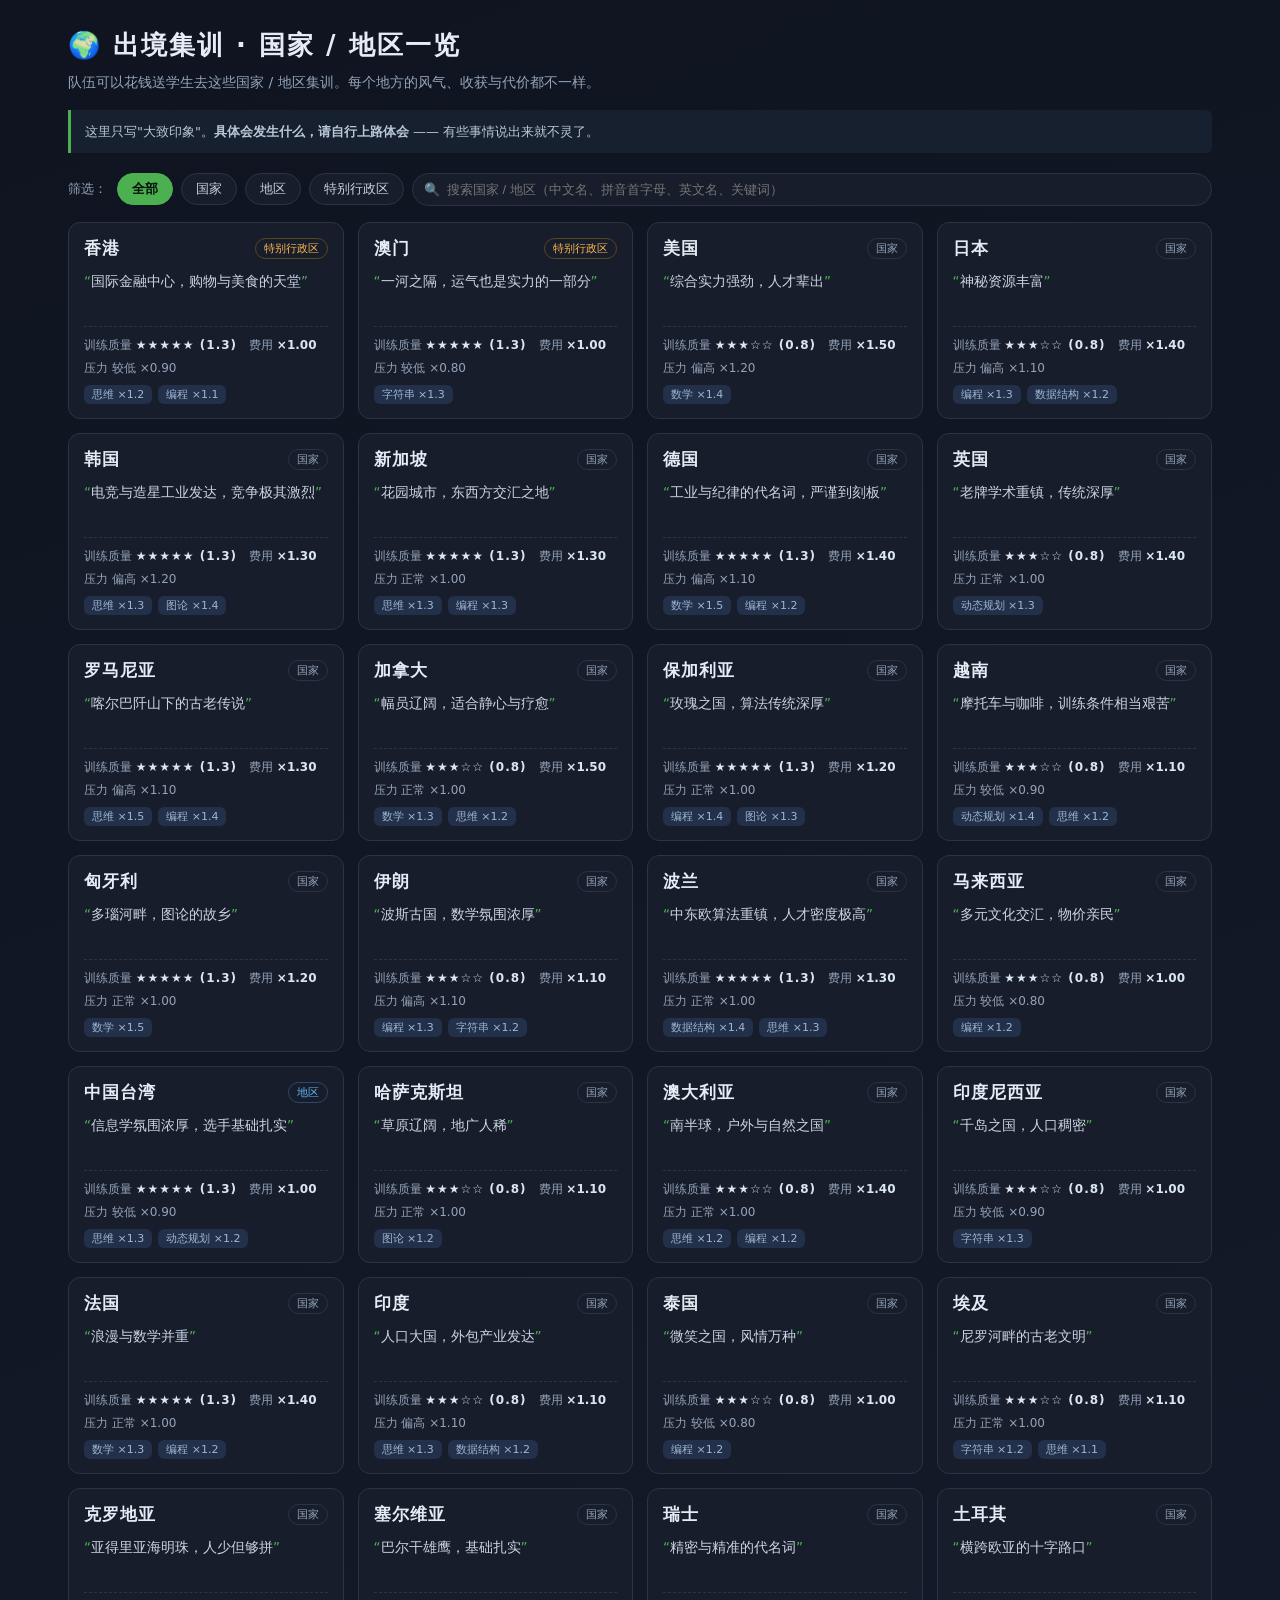
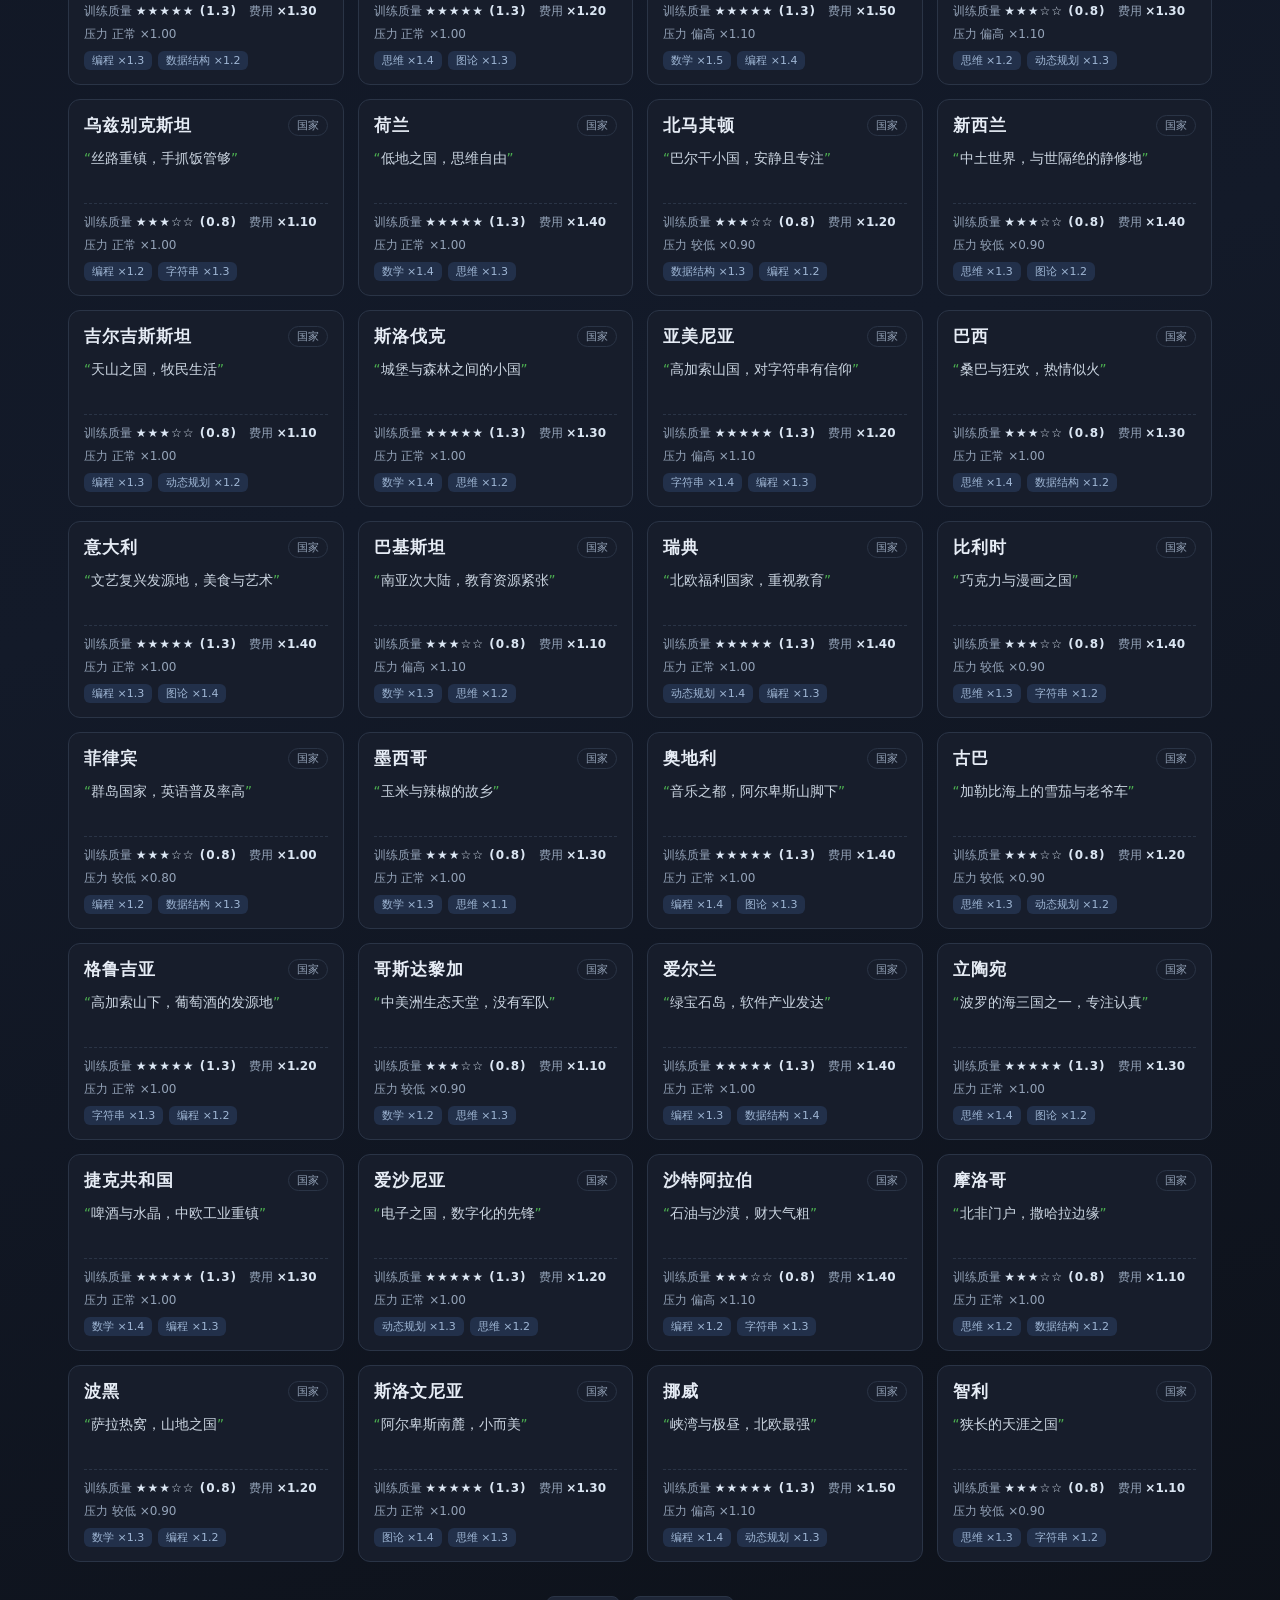
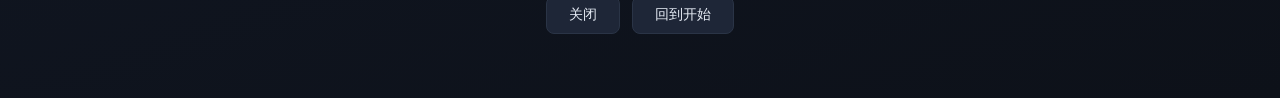
<file: country.html>
<!DOCTYPE html>
<html lang="zh-CN">
<head>
<meta charset="UTF-8">
<meta name="viewport" content="width=device-width, initial-scale=1.0">
<title>国家 / 地区 · OI 教练模拟器</title>
<style>
  :root{ --bg:#0f1420; --panel:#171d2b; --panel2:#1e2637; --line:#2a3446; --text:#e6ecf5; --muted:#94a3b8; --accent:#4caf50; }
  *{ box-sizing:border-box; }
  body{ margin:0; padding:0; background:linear-gradient(160deg,#0f1420,#131a29 60%,#0d1119); color:var(--text);
        font-family:"Segoe UI","PingFang SC","Microsoft YaHei",system-ui,sans-serif; min-height:100vh; }
  .wrap{ max-width:1180px; margin:0 auto; padding:28px 18px 64px; }
  header h1{ margin:0 0 6px; font-size:26px; letter-spacing:2px; }
  header .sub{ color:var(--muted); font-size:14px; line-height:1.9; margin:0 0 6px; }
  .notice{ margin:14px 0 20px; padding:10px 14px; border-left:3px solid var(--accent); background:#16202e;
           color:#b9c7d9; font-size:13px; line-height:1.8; border-radius:0 6px 6px 0; }
  .toolbar{ display:flex; flex-wrap:wrap; gap:8px; align-items:center; margin-bottom:16px; }
  .toolbar .lbl{ color:var(--muted); font-size:13px; margin-right:2px; }
  .tab{ padding:6px 14px; border-radius:999px; border:1px solid var(--line); background:var(--panel); color:#c7d2e0;
        font-size:13px; cursor:pointer; transition:.15s; }
  .tab:hover{ border-color:var(--accent); }
  .tab.on{ background:var(--accent); border-color:var(--accent); color:#06120a; font-weight:600; }
  .grid{ display:grid; grid-template-columns:repeat(auto-fill,minmax(268px,1fr)); gap:14px; }
  .card{ background:var(--panel); border:1px solid var(--line); border-radius:12px; padding:14px 15px;
         transition:.15s; position:relative; overflow:hidden; }
  .card:hover{ border-color:var(--accent); transform:translateY(-2px); }
  .card .top{ display:flex; align-items:center; justify-content:space-between; gap:8px; }
  .card .name{ font-size:17px; font-weight:700; letter-spacing:1px; }
  .badge{ font-size:11px; padding:2px 8px; border-radius:999px; border:1px solid var(--line); color:var(--muted); white-space:nowrap; }
  .badge.region{ color:#64b5f6; border-color:#2b4a67; }
  .badge.sar{ color:#ffb74d; border-color:#5c4520; }
  .hint{ margin:10px 0 12px; font-size:13.5px; color:#cbd5e1; line-height:1.75; min-height:44px; }
  .hint::before{ content:"“"; color:var(--accent); }
  .hint::after{ content:"”"; color:var(--accent); }
  .meta{ display:flex; flex-wrap:wrap; gap:6px 12px; font-size:12px; color:var(--muted); border-top:1px dashed var(--line); padding-top:10px; }
  .meta b{ color:#dbe6f3; font-weight:600; }
  .stars{ color:#ffca28; letter-spacing:1px; }
  .tags{ margin-top:8px; display:flex; flex-wrap:wrap; gap:6px; }
  .tag{ font-size:11px; padding:2px 8px; border-radius:6px; background:#22304a; color:#9fb6d4; }
  .footer{ margin-top:34px; display:flex; gap:12px; justify-content:center; }
  .btn{ display:inline-block; padding:9px 22px; border-radius:8px; border:1px solid var(--line); background:var(--panel2);
        color:var(--text); text-decoration:none; font-size:14px; cursor:pointer; }
  .btn:hover{ border-color:var(--accent); }
  .empty{ color:var(--muted); padding:40px 0; text-align:center; }
  .searchbox{ position:relative; flex:1 1 260px; min-width:220px; }
  .searchbox input{ width:100%; padding:8px 12px 8px 34px; border-radius:999px; border:1px solid var(--line);
        background:var(--panel); color:var(--text); font-size:13px; outline:none; }
  .searchbox input:focus{ border-color:var(--accent); }
  .searchbox::before{ content:"🔍"; position:absolute; left:12px; top:50%; transform:translateY(-50%); font-size:13px; opacity:.8; }
</style>
</head>
<body>
<div class="wrap">
  <header>
    <h1>🌍 出境集训 · 国家 / 地区一览</h1>
    <p class="sub">队伍可以花钱送学生去这些国家 / 地区集训。每个地方的风气、收获与代价都不一样。</p>
    <div class="notice">
      这里只写"大致印象"。<b>具体会发生什么，请自行上路体会</b> —— 有些事情说出来就不灵了。
    </div>
  </header>

  <div class="toolbar">
    <span class="lbl">筛选：</span>
    <button class="tab on" data-filter="all">全部</button>
    <button class="tab" data-filter="国家">国家</button>
    <button class="tab" data-filter="地区">地区</button>
    <button class="tab" data-filter="特别行政区">特别行政区</button>
    <div class="searchbox">
      <input type="text" id="country-search" placeholder="搜索国家 / 地区（中文名、拼音首字母、英文名、关键词）" autocomplete="off" />
    </div>
  </div>

  <div class="grid" id="country-grid"></div>
  <div class="empty" id="country-empty" style="display:none">没有符合条件的国家/地区。</div>

  <div class="footer">
    <a class="btn" href="javascript:window.close()">关闭</a>
    <a class="btn" href="start.html">回到开始</a>
  </div>
</div>

<script src="lib/provinces.js"></script>
<script src="lib/constants.js"></script>
<script src="lib/countries.js"></script>
<script>
(function(){
  var ABILITY_NAMES = {
    thinking: '思维', coding: '编程', mental: '心理',
    knowledge_ds: '数据结构', knowledge_graph: '图论', knowledge_string: '字符串',
    knowledge_math: '数学', knowledge_dp: '动态规划'
  };

  function stars(quality){
    var q = Number(quality || 0);
    var n = Math.max(1, Math.min(5, Math.round(q / 1.3 * 5)));
    var s = "";
    for (var i = 0; i < 5; i++) s += (i < n ? "★" : "☆");
    return s + " (" + q.toFixed(1) + ")";
  }

  function pressureText(f){
    var v = Number(f);
    if (!isFinite(v)) return "—";
    if (v > 1.05) return "偏高 ×" + v.toFixed(2);
    if (v < 0.95) return "较低 ×" + v.toFixed(2);
    return "正常 ×" + v.toFixed(2);
  }

  function badgeClass(type){
    if (type === '特别行政区') return 'badge sar';
    if (type === '地区') return 'badge region';
    return 'badge';
  }

  var currentFilter = 'all';
  var currentQuery = '';

  function searchHaystack(name, c){
    var extra = (typeof countryPinyin === 'function') ? countryPinyin(name) : '';
    return [name, c.type || '', c.hint || '', extra].join(' ').toLowerCase();
  }

  function render(filter, query){
    if (typeof filter === 'string') currentFilter = filter;
    if (typeof query === 'string') currentQuery = query;
    filter = currentFilter;
    var q = String(currentQuery || '').trim().toLowerCase();
    var grid = document.getElementById('country-grid');
    var empty = document.getElementById('country-empty');
    grid.innerHTML = "";
    var keys = Object.keys(COUNTRIES).filter(function(k){ return /^\d+$/.test(k); });
    var shown = 0;
    keys.forEach(function(k){
      var c = COUNTRIES[k];
      if (filter !== 'all' && c.type !== filter) return;
      if (q && searchHaystack(c.name, c).indexOf(q) < 0) return;
      shown++;
      var card = document.createElement('div');
      card.className = 'card';

      var tags = '';
      var bonus = c.bonus || {};
      Object.keys(bonus).forEach(function(bk){
        var label = ABILITY_NAMES[bk] || bk;
        var val = Number(bonus[bk]);
        if (!isFinite(val) || val <= 1) return;
        tags += '<span class="tag">' + label + ' ×' + val.toFixed(1) + '</span>';
      });

      card.innerHTML =
        '<div class="top"><div class="name">' + c.name + '</div>' +
        '<div class="' + badgeClass(c.type) + '">' + (c.type || '') + '</div></div>' +
        '<div class="hint">' + (c.hint || '暂无描述') + '</div>' +
        '<div class="meta">' +
          '<span>训练质量 <b class="stars">' + stars(c.trainingQuality) + '</b></span>' +
          '<span>费用 <b>×' + Number(c.costMultiplier || 1).toFixed(2) + '</b></span>' +
          '<span>压力 ' + pressureText(c.pressureFactor) + '</span>' +
        '</div>' +
        (tags ? '<div class="tags">' + tags + '</div>' : '');
      grid.appendChild(card);
    });
    empty.style.display = shown === 0 ? 'block' : 'none';
  }

  var tabs = document.querySelectorAll(".tab");
  for (var i = 0; i < tabs.length; i++) {
    tabs[i].onclick = function(){
      for (var j = 0; j < tabs.length; j++) tabs[j].classList.remove("on");
      this.classList.add("on");
      render(this.dataset.filter);
    };
  }

  var searchInput = document.getElementById("country-search");
  if (searchInput) {
    searchInput.oninput = function(){
      currentQuery = this.value || '';
      render();
    };
  }

  if (typeof COUNTRIES === "undefined") {
    document.getElementById("country-grid").innerHTML =
      '<div class="empty">国家数据加载失败，请检查 lib/countries.js 是否可访问。</div>';
    return;
  }
  render('all');
})();
</script>
</body>
</html>
</file>
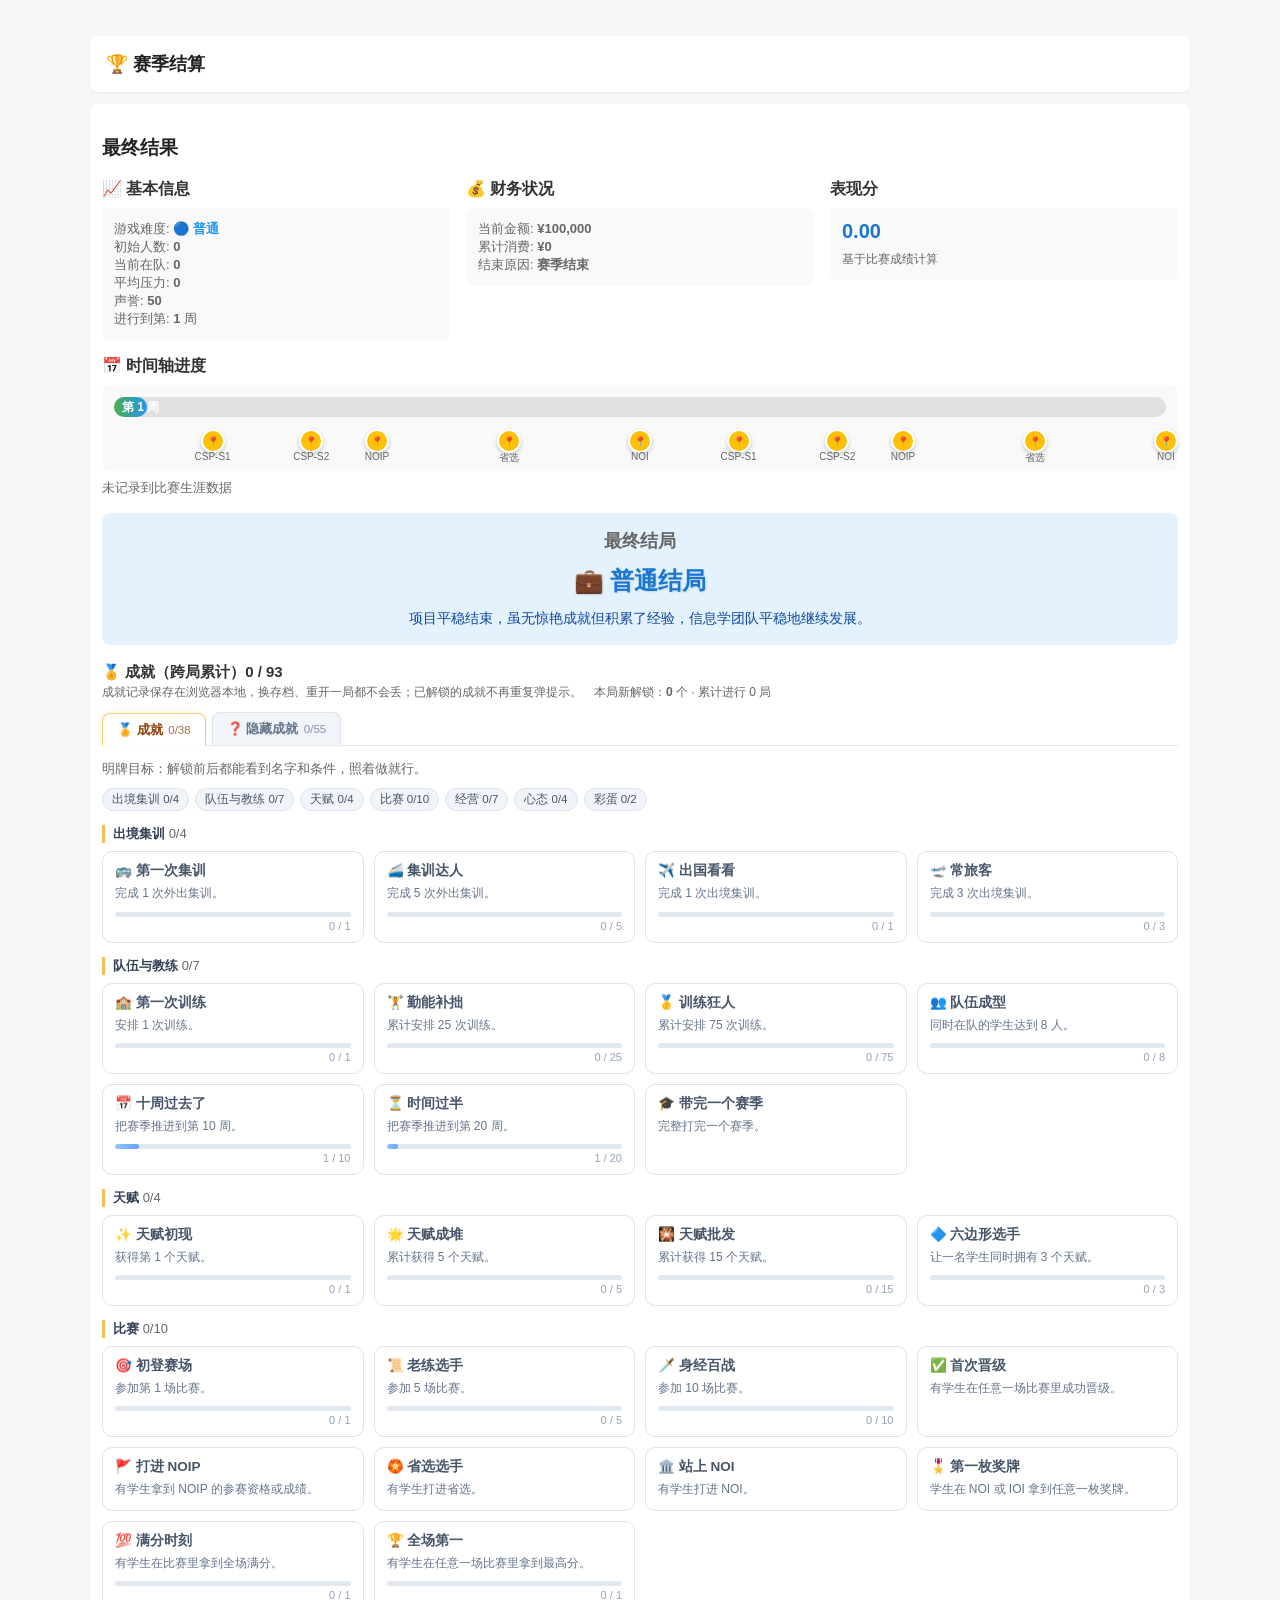
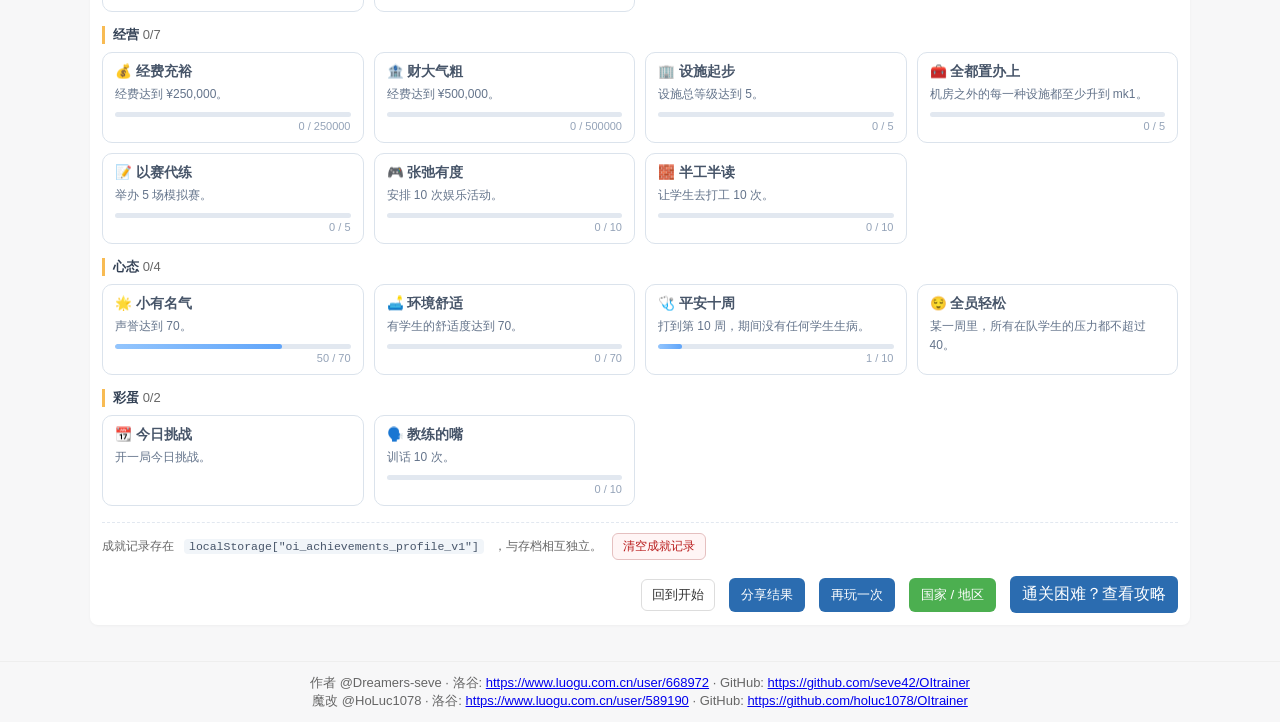
<file: end.html>
<!doctype html>
<html lang="zh-CN">
<head>
    <meta charset="utf-8" />
    <meta name="viewport" content="width=device-width,initial-scale=1" />
    <title>结算 — OI 教练模拟器</title>
    <link rel="stylesheet" href="styles.css">
<link rel="stylesheet" href="achievements.css">
    <style>
        .ending-highlight {
            color: #1976d2;
            text-shadow: 1px 1px 2px rgba(0,0,0,0.1);
        }

        .ending-animate {
            animation: pulse 2s ease-in-out;
        }

        @keyframes pulse {
            0%, 100% {
                transform: scale(1);
                opacity: 1;
            }

            50% {
                transform: scale(1.05);
                opacity: 0.8;
            }
        }

        #end-summary h4 {
            margin: 0 0 8px 0;
            color: #333;
            font-size: 16px;
        }

        #end-summary table {
            box-shadow: 0 1px 3px rgba(0,0,0,0.1);
        }

            #end-summary table th {
                background: #f5f5f5 !important;
            }

        .timeline-pin {
            transition: transform 0.2s ease;
        }

            .timeline-pin:hover {
                transform: scale(1.2);
            }

        .progress-bar {
            position: relative;
            overflow: hidden;
        }

            .progress-bar::before {
                content: '';
                position: absolute;
                top: 0;
                left: -100%;
                width: 100%;
                height: 100%;
                background: linear-gradient(90deg, transparent, rgba(255,255,255,0.3), transparent);
                animation: shimmer 2s infinite;
            }

        @keyframes shimmer {
            0% {
                left: -100%;
            }

            100% {
                left: 100%;
            }
        }
    </style>
    <!-- Clarity tracking removed -->
    <!-- Cloudflare Web Analytics loader (conditional: only load if page load time <= 2s) -->
    <script>
        (function () {
            function injectCF() {
                var s = document.createElement('script');
                s.defer = true;
                s.src = 'https://static.cloudflareinsights.com/beacon.min.js';
                s.setAttribute('data-cf-beacon', '{"token": "cd3db41765ea4c17be0930b3f94e3c3a"}');
                document.head.appendChild(s);
            }
            function shouldLoad() {
                try {
                    var start = (performance.timing && performance.timing.navigationStart) || 0;
                    var elapsed = performance.now ? performance.now() : (Date.now() - start);
                    return elapsed <= 2000;
                } catch (e) { return false; }
            }
            document.addEventListener('DOMContentLoaded', function () { if (shouldLoad()) injectCF(); });
        })();
    </script>
</head>
<body>
    <div class="container">
        <header>
            <h1>🏆 赛季结算</h1>
        </header>
        <div class="panel" id="end-panel">
            <h3>最终结果</h3>
            <div id="end-summary" class="small muted">正在加载结算数据……</div>
            <div class="modal-actions" style="margin-top:16px">
                <button class="btn btn-ghost" id="end-back">回到开始</button>
                <button class="btn" id="end-share" style="background:#2b6cb0;color:white;">分享结果</button>
                <button class="btn" id="end-playagain">再玩一次</button>
                <button class="btn" id="end-country" style="background:#4caf50;color:white;">国家 / 地区</button>
                <a class="btn" id="end-help" href="help.html" target="_blank" rel="noopener">通关困难？查看攻略</a>
            </div>
        </div>
    </div>
<script src="lib/chinese-convert.js"></script>
<script src="lib/climate.js"></script>
<script src="lib/facilities.js"></script>
<script src="lib/provinces.js"></script>
<script src="lib/constants.js"></script>
<script src="lib/countries.js"></script>
<script src="lib/utils.js"></script>
<script src="lib/models.js"></script>
<script src="lib/talent.js"></script>
<script src="lib/achievements.js"></script>
<script src="lib/share.js"></script>
<script src="game.js"></script>
<script src="render.js"></script>
<script src="debug.js"></script>
<script>
  document.getElementById('end-back').onclick = ()=>{ window.location.href = 'start.html'; };
  // 国家 / 地区一览
  const endCountryBtn = document.getElementById('end-country');
  if(endCountryBtn){ endCountryBtn.onclick = ()=>{ window.open('country.html', '_blank'); }; }
  const endPlayAgainBtn = document.getElementById('end-playagain');
  if(endPlayAgainBtn) endPlayAgainBtn.onclick = ()=>{ 
    try{
      // 调试弹窗：在清理前显示当前 localStorage 中相关键的值（或其存在性）和调用堆栈，帮助定位是否被误清空
      const before = {
        oi_coach_save_exists: localStorage.getItem('oi_coach_save') !== null,
        oi_coach_ending_reason: localStorage.getItem('oi_coach_ending_reason'),
        oi_coach_ending: localStorage.getItem('oi_coach_ending')
      };
  console.debug('About to clear localStorage keys: oi_coach_save, oi_coach_ending_reason, oi_coach_ending; current:', before);
    }catch(e){ /* ignore in case alerts break automated tests */ }
    // 清理所有相关的localStorage数据
    localStorage.removeItem('oi_coach_save'); 
    localStorage.removeItem('oi_coach_ending_reason');
    localStorage.removeItem('oi_coach_ending');
  try{ console.debug('localStorage cleanup executed for oi_coach_save and related keys'); }catch(e){}
    window.location.href = 'start.html'; 
  };
  
  // 分享按钮事件
  document.getElementById('end-share').onclick = () => {
    try {
      if (typeof ShareManager !== 'undefined' && ShareManager.showShareDialog) {
        ShareManager.showShareDialog();
      } else {
        alert('分享功能加载失败，请刷新页面重试');
      }
    } catch (e) {
      alert('分享失败：' + e.message);
      console.error('Share button error:', e);
    }
  };
  
  // render summary if available
  if(typeof renderEndSummary === 'function') renderEndSummary();
  
  // 检查是否需要使用繁体中文
  (function(){
    try{
      if(window.ChineseConverter && window.ChineseConverter.shouldUseTraditionalChinese()){
        // 等待DOM完全加载和渲染完成后再转换
        setTimeout(function(){
          window.ChineseConverter.convertPageToTraditional();
        }, 300);
      }
    }catch(e){ 
      console.error('繁体中文转换失败:', e); 
    }
  })();
</script>
  <footer style="text-align:center;padding:12px 8px;color:#666;font-size:13px;border-top:1px solid #eee;margin-top:18px">
    作者 @Dreamers-seve · 洛谷: <a href="https://www.luogu.com.cn/user/668972" target="_blank" rel="noopener">https://www.luogu.com.cn/user/668972</a> · GitHub: <a href="https://github.com/seve42/OItrainer" target="_blank" rel="noopener">https://github.com/seve42/OItrainer</a>
    <br>魔改 @HoLuc1078 · 洛谷: <a href="https://www.luogu.com.cn/user/589190" target="_blank" rel="noopener">https://www.luogu.com.cn/user/589190</a> · GitHub: <a href="https://github.com/holuc1078/OItrainer" target="_blank" rel="noopener">https://github.com/holuc1078/OItrainer</a>
  </footer>
  <!-- footer winter plan insertion (centered & styled) -->
  <script>
    (function(){
      try{
        var cutoff = new Date('2026-03-01T00:00:00Z');
        var now = new Date();
        if(now >= cutoff) return;
        var footer = document.querySelector('footer');
        var linkHtml = '<a href="https://www.luogu.me/article/n4gmkam0" target="_blank" rel="noopener" style="color:#1976d2;text-decoration:none;font-weight:600;padding:6px 10px;border-radius:6px">冬日绘板计划</a>';
        var container;
        if(footer){
          container = footer.querySelector('#winter-plan');
          if(!container){
            container = document.createElement('div');
            container.id = 'winter-plan';
            container.style.marginTop = '8px';
            container.style.fontSize = '13px';
            container.style.color = '#1976d2';
            container.style.textAlign = 'center';
            footer.appendChild(container);
          }
        } else {
          container = document.getElementById('winter-plan');
          if(!container){
            container = document.createElement('div');
            container.id = 'winter-plan';
            container.style.position = 'fixed';
            container.style.left = '0';
            container.style.right = '0';
            container.style.bottom = '8px';
            container.style.textAlign = 'center';
            container.style.fontSize = '13px';
            container.style.zIndex = '9999';
            document.body.appendChild(container);
          }
        }
        container.innerHTML = linkHtml;
      }catch(e){}
    })();
  </script>
</body>
</html>
</file>
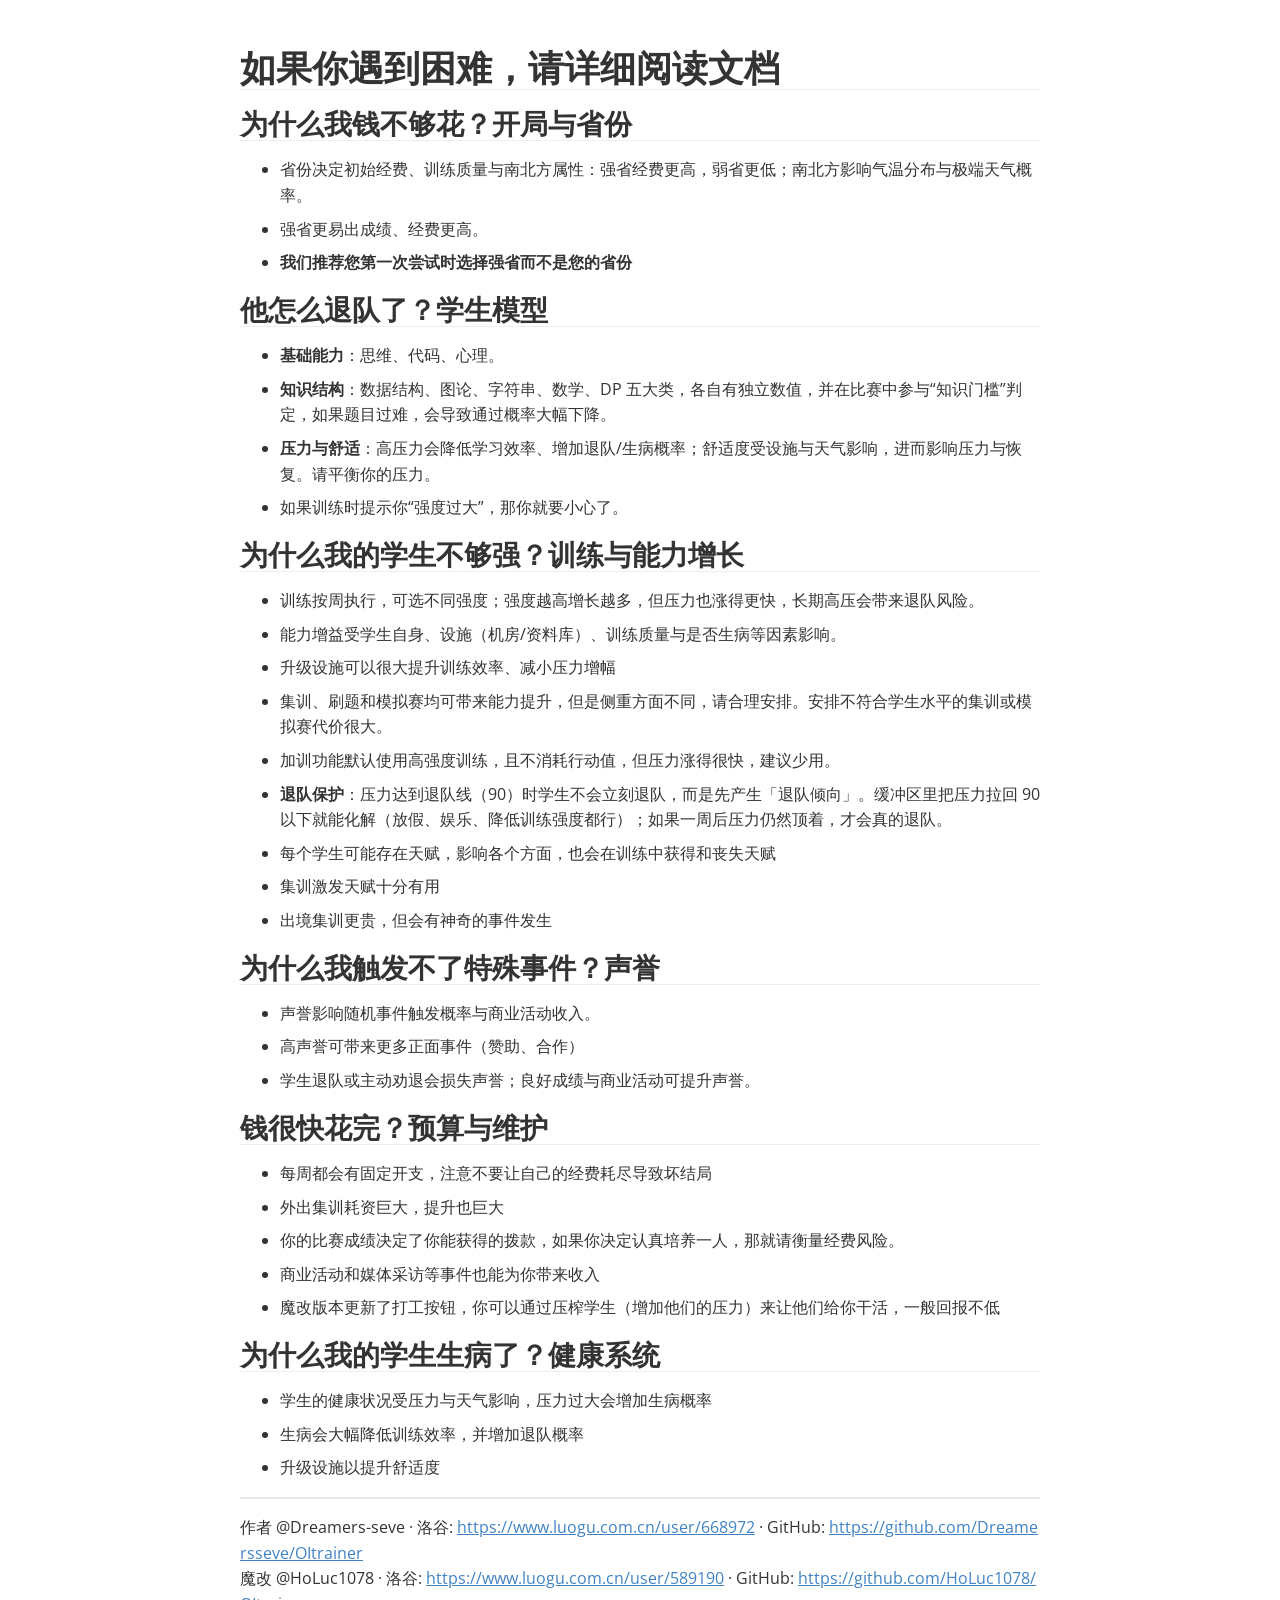
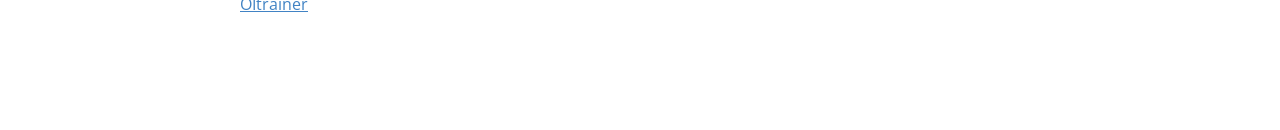
<file: help.html>
<!doctype html>
<html>
<head>
<meta charset='UTF-8'><meta name='viewport' content='width=device-width initial-scale=1'><style type='text/css'>html {overflow-x: initial !important;}</style>
<style type='text/css'  id="style-base">:root { --bg-color: #ffffff; --text-color: #333333; --select-text-bg-color: #B5D6FC; --select-text-font-color: auto; --monospace: "Lucida Console",Consolas,"Courier",monospace; --title-bar-height: 20px; }
.mac-os-11 { --title-bar-height: 28px; }
html { font-size: 14px; background-color: var(--bg-color); color: var(--text-color); font-family: "Helvetica Neue", Helvetica, Arial, "Segoe UI Emoji", "SF Pro", sans-serif; -webkit-font-smoothing: antialiased; }
h1, h2, h3, h4, h5 { white-space: pre-wrap; }
body { margin: 0px; padding: 0px; height: auto; inset: 0px; font-size: 1rem; line-height: 1.42857; overflow-x: hidden; background: inherit; }
iframe { margin: auto; }
a.url { word-break: break-all; }
a:active, a:hover { outline: 0px; }
.in-text-selection, ::selection { text-shadow: none; background: var(--select-text-bg-color); color: var(--select-text-font-color); }
#write { margin: 0px auto; height: auto; width: inherit; word-break: normal; overflow-wrap: break-word; position: relative; white-space: normal; overflow-x: visible; padding-top: 36px; }
#write.first-line-indent p { text-indent: 2em; }
#write.first-line-indent li p, #write.first-line-indent p *, #write.first-line-indent svg * { text-indent: 0px; }
#write.first-line-indent li { margin-left: 2em; }
.for-image #write { padding-left: 8px; padding-right: 8px; }
body.typora-export { padding-left: 30px; padding-right: 30px; }
.typora-export .footnote-line, .typora-export li, .typora-export p { white-space: pre-wrap; }
.typora-export .task-list-item input { pointer-events: none; }
@media screen and (max-width: 500px) {
  body.typora-export { padding-left: 0px; padding-right: 0px; }
  #write { padding-left: 20px; padding-right: 20px; }
}
#write li > figure:last-child { margin-bottom: 0.5rem; }
#write ol, #write ul { position: relative; }
img { max-width: 100%; vertical-align: middle; image-orientation: from-image; }
button, input, select, textarea { color: inherit; font: inherit; }
input[type="checkbox"], input[type="radio"] { line-height: normal; padding: 0px; }
*, ::after, ::before { box-sizing: border-box; }
#write h1, #write h2, #write h3, #write h4, #write h5, #write h6, #write p, #write pre { width: inherit; position: relative; }
#write svg h1, #write svg h2, #write svg h3, #write svg h4, #write svg h5, #write svg h6, #write svg p { position: static; white-space: nowrap; overflow: visible; }
foreignobject { overflow: visible; }
p { line-height: inherit; }
h1, h2, h3, h4, h5, h6 { break-after: avoid-page; break-inside: avoid; orphans: 4; }
p { orphans: 4; }
li p { orphans: 1; }
h1 { font-size: 2rem; }
h2 { font-size: 1.8rem; }
h3 { font-size: 1.6rem; }
h4 { font-size: 1.4rem; }
h5 { font-size: 1.2rem; }
h6 { font-size: 1rem; }
.md-math-block, .md-rawblock, h1, h2, h3, h4, h5, h6, p { margin-top: 1rem; margin-bottom: 1rem; }
.hidden { display: none; }
.md-blockmeta { color: rgb(204, 204, 204); font-weight: 700; font-style: italic; }
a { cursor: pointer; }
sup.md-footnote { padding: 2px 4px; background-color: rgba(238, 238, 238, 0.7); color: rgb(85, 85, 85); border-radius: 4px; cursor: pointer; }
sup.md-footnote a, sup.md-footnote a:hover { color: inherit; text-transform: inherit; text-decoration: inherit; }
#write input[type="checkbox"] { cursor: pointer; width: inherit; height: inherit; }
figure { overflow-x: auto; margin: 1.2em 0px; max-width: calc(100% + 16px); padding: 0px; }
figure > table { margin: 0px; }
thead, tr { break-inside: avoid; break-after: auto; }
thead { display: table-header-group; }
table { border-collapse: collapse; border-spacing: 0px; width: 100%; overflow: auto; break-inside: auto; text-align: left; }
table.md-table td { min-width: 32px; }
.CodeMirror-gutters { border-right: 0px; background-color: inherit; }
.CodeMirror-linenumber { user-select: none; }
.CodeMirror { text-align: left; }
.CodeMirror-placeholder { opacity: 0.3; }
.CodeMirror pre { padding: 0px 4px; }
.CodeMirror-lines { padding: 0px; }
div.hr:focus { cursor: none; }
#write pre { white-space: pre-wrap; }
#write.fences-no-line-wrapping pre { white-space: pre; }
#write pre.ty-contain-cm { white-space: normal; }
.CodeMirror-gutters { margin-right: 4px; }
.md-fences { font-size: 0.9rem; display: block; break-inside: avoid; text-align: left; overflow: visible; white-space: pre; background: inherit; position: relative !important; }
.md-fences-adv-panel { width: 100%; margin-top: 10px; text-align: center; padding-top: 0px; padding-bottom: 8px; overflow-x: auto; }
#write .md-fences.mock-cm { white-space: pre-wrap; }
.md-fences.md-fences-with-lineno { padding-left: 0px; }
#write.fences-no-line-wrapping .md-fences.mock-cm { white-space: pre; overflow-x: auto; }
.md-fences.mock-cm.md-fences-with-lineno { padding-left: 8px; }
.CodeMirror-line, twitterwidget { break-inside: avoid; }
svg { break-inside: avoid; }
.footnotes { opacity: 0.8; font-size: 0.9rem; margin-top: 1em; margin-bottom: 1em; }
.footnotes + .footnotes { margin-top: 0px; }
.md-reset { margin: 0px; padding: 0px; border: 0px; outline: 0px; vertical-align: top; background: 0px 0px; text-decoration: none; text-shadow: none; float: none; position: static; width: auto; height: auto; white-space: nowrap; cursor: inherit; -webkit-tap-highlight-color: transparent; line-height: normal; font-weight: 400; text-align: left; box-sizing: content-box; direction: ltr; }
li div { padding-top: 0px; }
blockquote { margin: 1rem 0px; }
li .mathjax-block, li p { margin: 0.5rem 0px; }
li blockquote { margin: 1rem 0px; }
li { margin: 0px; position: relative; }
blockquote > :last-child { margin-bottom: 0px; }
blockquote > :first-child, li > :first-child { margin-top: 0px; }
.footnotes-area { color: rgb(136, 136, 136); margin-top: 0.714rem; padding-bottom: 0.143rem; white-space: normal; }
#write .footnote-line { white-space: pre-wrap; }
@media print {
  body, html { border: 1px solid transparent; height: 99%; break-after: avoid; break-before: avoid; font-variant-ligatures: no-common-ligatures; }
  #write { margin-top: 0px; border-color: transparent !important; padding-top: 0px !important; padding-bottom: 0px !important; }
  .typora-export * { -webkit-print-color-adjust: exact; }
  .typora-export #write { break-after: avoid; }
  .typora-export #write::after { height: 0px; }
  .is-mac table { break-inside: avoid; }
  #write > p:nth-child(1) { margin-top: 0px; }
  .typora-export-show-outline .typora-export-sidebar { display: none; }
  figure { overflow-x: visible; }
}
.footnote-line { margin-top: 0.714em; font-size: 0.7em; }
a img, img a { cursor: pointer; }
pre.md-meta-block { font-size: 0.8rem; min-height: 0.8rem; white-space: pre-wrap; background: rgb(204, 204, 204); display: block; overflow-x: hidden; }
p > .md-image:only-child:not(.md-img-error) img, p > img:only-child { display: block; margin: auto; }
#write.first-line-indent p > .md-image:only-child:not(.md-img-error) img { left: -2em; position: relative; }
p > .md-image:only-child { display: inline-block; width: 100%; }
#write .MathJax_Display { margin: 0.8em 0px 0px; }
.md-math-block { width: 100%; }
.md-math-block:not(:empty)::after { display: none; }
.MathJax_ref { fill: currentcolor; }
[contenteditable="true"]:active, [contenteditable="true"]:focus, [contenteditable="false"]:active, [contenteditable="false"]:focus { outline: 0px; box-shadow: none; }
.md-task-list-item { position: relative; list-style-type: none; }
.task-list-item.md-task-list-item { padding-left: 0px; }
.md-task-list-item > input { position: absolute; top: 0px; left: 0px; margin-left: -1.2em; margin-top: calc(1em - 10px); border: none; }
.math { font-size: 1rem; }
.md-toc { min-height: 3.58rem; position: relative; font-size: 0.9rem; border-radius: 10px; }
.md-toc-content { position: relative; margin-left: 0px; }
.md-toc-content::after, .md-toc::after { display: none; }
.md-toc-item { display: block; color: rgb(65, 131, 196); }
.md-toc-item a { text-decoration: none; }
.md-toc-inner:hover { text-decoration: underline; }
.md-toc-inner { display: inline-block; cursor: pointer; }
.md-toc-h1 .md-toc-inner { margin-left: 0px; font-weight: 700; }
.md-toc-h2 .md-toc-inner { margin-left: 2em; }
.md-toc-h3 .md-toc-inner { margin-left: 4em; }
.md-toc-h4 .md-toc-inner { margin-left: 6em; }
.md-toc-h5 .md-toc-inner { margin-left: 8em; }
.md-toc-h6 .md-toc-inner { margin-left: 10em; }
@media screen and (max-width: 48em) {
  .md-toc-h3 .md-toc-inner { margin-left: 3.5em; }
  .md-toc-h4 .md-toc-inner { margin-left: 5em; }
  .md-toc-h5 .md-toc-inner { margin-left: 6.5em; }
  .md-toc-h6 .md-toc-inner { margin-left: 8em; }
}
a.md-toc-inner { font-size: inherit; font-style: inherit; font-weight: inherit; line-height: inherit; }
.footnote-line a:not(.reversefootnote) { color: inherit; }
.reversefootnote { font-family: ui-monospace, sans-serif; }
.md-attr { display: none; }
.md-fn-count::after { content: "."; }
code, pre, samp, tt { font-family: var(--monospace); }
kbd { margin: 0px 0.1em; padding: 0.1em 0.6em; font-size: 0.8em; color: rgb(36, 39, 41); background: rgb(255, 255, 255); border: 1px solid rgb(173, 179, 185); border-radius: 3px; box-shadow: rgba(12, 13, 14, 0.2) 0px 1px 0px, rgb(255, 255, 255) 0px 0px 0px 2px inset; white-space: nowrap; vertical-align: middle; }
.md-comment { color: rgb(162, 127, 3); opacity: 0.6; font-family: var(--monospace); }
code { text-align: left; vertical-align: initial; }
a.md-print-anchor { white-space: pre !important; border-width: initial !important; border-style: none !important; border-color: initial !important; display: inline-block !important; position: absolute !important; width: 1px !important; right: 0px !important; outline: 0px !important; background: 0px 0px !important; text-decoration: initial !important; text-shadow: initial !important; }
.os-windows.monocolor-emoji .md-emoji { font-family: "Segoe UI Symbol", sans-serif; }
.md-diagram-panel > svg { max-width: 100%; }
[lang="flow"] svg, [lang="mermaid"] svg { max-width: 100%; height: auto; }
[lang="mermaid"] .node text { font-size: 1rem; }
table tr th { border-bottom: 0px; }
video { max-width: 100%; display: block; margin: 0px auto; }
iframe { max-width: 100%; width: 100%; border: none; }
.highlight td, .highlight tr { border: 0px; }
mark { background: rgb(255, 255, 0); color: rgb(0, 0, 0); }
.md-html-inline .md-plain, .md-html-inline strong, mark .md-inline-math, mark strong { color: inherit; }
.md-expand mark .md-meta { opacity: 0.3 !important; }
mark .md-meta { color: rgb(0, 0, 0); }
@media print {
  .typora-export h1, .typora-export h2, .typora-export h3, .typora-export h4, .typora-export h5, .typora-export h6 { break-inside: avoid; }
}
.md-diagram-panel .messageText { stroke: none !important; }
.md-diagram-panel .start-state { fill: var(--node-fill); }
.md-diagram-panel .edgeLabel rect { opacity: 1 !important; }
.md-fences.md-fences-math { font-size: 1em; }
.md-fences-advanced:not(.md-focus) { padding: 0px; white-space: nowrap; border: 0px; }
.md-fences-advanced:not(.md-focus) { background: inherit; }
.mermaid-svg { margin: auto; }
.typora-export-show-outline .typora-export-content { max-width: 1440px; margin: auto; display: flex; flex-direction: row; }
.typora-export-sidebar { width: 300px; font-size: 0.8rem; margin-top: 80px; margin-right: 18px; }
.typora-export-show-outline #write { --webkit-flex: 2; flex: 2 1 0%; }
.typora-export-sidebar .outline-content { position: fixed; top: 0px; max-height: 100%; overflow: hidden auto; padding-bottom: 30px; padding-top: 60px; width: 300px; }
@media screen and (max-width: 1024px) {
  .typora-export-sidebar, .typora-export-sidebar .outline-content { width: 240px; }
}
@media screen and (max-width: 800px) {
  .typora-export-sidebar { display: none; }
}
.outline-content li, .outline-content ul { margin-left: 0px; margin-right: 0px; padding-left: 0px; padding-right: 0px; list-style: none; overflow-wrap: anywhere; }
.outline-content ul { margin-top: 0px; margin-bottom: 0px; }
.outline-content strong { font-weight: 400; }
.outline-expander { width: 1rem; height: 1.42857rem; position: relative; display: table-cell; vertical-align: middle; cursor: pointer; padding-left: 4px; }
.outline-expander::before { content: ""; position: relative; font-family: Ionicons; display: inline-block; font-size: 8px; vertical-align: middle; }
.outline-item { padding-top: 3px; padding-bottom: 3px; cursor: pointer; }
.outline-expander:hover::before { content: ""; }
.outline-h1 > .outline-item { padding-left: 0px; }
.outline-h2 > .outline-item { padding-left: 1em; }
.outline-h3 > .outline-item { padding-left: 2em; }
.outline-h4 > .outline-item { padding-left: 3em; }
.outline-h5 > .outline-item { padding-left: 4em; }
.outline-h6 > .outline-item { padding-left: 5em; }
.outline-label { cursor: pointer; display: table-cell; vertical-align: middle; text-decoration: none; color: inherit; }
.outline-label:hover { text-decoration: underline; }
.outline-item:hover { border-color: rgb(245, 245, 245); background-color: var(--item-hover-bg-color); }
.outline-item:hover { margin-left: -28px; margin-right: -28px; border-left: 28px solid transparent; border-right: 28px solid transparent; }
.outline-item-single .outline-expander::before, .outline-item-single .outline-expander:hover::before { display: none; }
.outline-item-open > .outline-item > .outline-expander::before { content: ""; }
.outline-children { display: none; }
.info-panel-tab-wrapper { display: none; }
.outline-item-open > .outline-children { display: block; }
.typora-export .outline-item { padding-top: 1px; padding-bottom: 1px; }
.typora-export .outline-item:hover { margin-right: -8px; border-right: 8px solid transparent; }
.typora-export .outline-expander::before { content: "+"; font-family: inherit; top: -1px; }
.typora-export .outline-expander:hover::before, .typora-export .outline-item-open > .outline-item > .outline-expander::before { content: "−"; }
.typora-export-collapse-outline .outline-children { display: none; }
.typora-export-collapse-outline .outline-item-open > .outline-children, .typora-export-no-collapse-outline .outline-children { display: block; }
.typora-export-no-collapse-outline .outline-expander::before { content: "" !important; }
.typora-export-show-outline .outline-item-active > .outline-item .outline-label { font-weight: 700; }
.md-inline-math-container mjx-container { zoom: 0.95; }
mjx-container { break-inside: avoid; }
.md-alert.md-alert-note { border-left-color: rgb(9, 105, 218); }
.md-alert.md-alert-important { border-left-color: rgb(130, 80, 223); }
.md-alert.md-alert-warning { border-left-color: rgb(154, 103, 0); }
.md-alert.md-alert-tip { border-left-color: rgb(31, 136, 61); }
.md-alert.md-alert-caution { border-left-color: rgb(207, 34, 46); }
.md-alert { padding: 0px 1em; margin-bottom: 16px; color: inherit; border-left: 0.25em solid rgb(0, 0, 0); }
.md-alert-text-note { color: rgb(9, 105, 218); }
.md-alert-text-important { color: rgb(130, 80, 223); }
.md-alert-text-warning { color: rgb(154, 103, 0); }
.md-alert-text-tip { color: rgb(31, 136, 61); }
.md-alert-text-caution { color: rgb(207, 34, 46); }
.md-alert-text { font-size: 0.9rem; font-weight: 700; }
.md-alert-text svg { fill: currentcolor; position: relative; top: 0.125em; margin-right: 1ch; overflow: visible; }
.md-alert-text-container::after { content: attr(data-text); text-transform: capitalize; pointer-events: none; margin-right: 1ch; }

</style>
<link rel='stylesheet' href='https://fonts.googleapis.com/css?family=Open+Sans:400italic,700italic,700,400&amp;subset=latin,latin-ext' type='text/css' />
<style type='text/css'  id="style-theme_css">:root {
    --side-bar-bg-color: #fafafa;
    --control-text-color: #777;
}

@include-when-export url(https://fonts.googleapis.com/css?family=Open+Sans:400italic,700italic,700,400&subset=latin,latin-ext);

/* open-sans-regular - latin-ext_latin */
  /* open-sans-italic - latin-ext_latin */
    /* open-sans-700 - latin-ext_latin */
    /* open-sans-700italic - latin-ext_latin */
  html {
    font-size: 16px;
    -webkit-font-smoothing: antialiased;
}

body {
    font-family: "Open Sans","Clear Sans", "Helvetica Neue", Helvetica, Arial, 'Segoe UI Emoji', 'SF Pro', sans-serif;
    color: rgb(51, 51, 51);
    line-height: 1.6;
}

#write {
    max-width: 860px;
  	margin: 0 auto;
  	padding: 30px;
    padding-bottom: 100px;
}

@media only screen and (min-width: 1400px) {
	#write {
		max-width: 1024px;
	}
}

@media only screen and (min-width: 1800px) {
	#write {
		max-width: 1200px;
	}
}

#write > ul:first-child,
#write > ol:first-child{
    margin-top: 30px;
}

a {
    color: #4183C4;
}
h1,
h2,
h3,
h4,
h5,
h6 {
    position: relative;
    margin-top: 1rem;
    margin-bottom: 1rem;
    font-weight: bold;
    line-height: 1.4;
    cursor: text;
}
h1:hover a.anchor,
h2:hover a.anchor,
h3:hover a.anchor,
h4:hover a.anchor,
h5:hover a.anchor,
h6:hover a.anchor {
    text-decoration: none;
}
h1 tt,
h1 code {
    font-size: inherit;
}
h2 tt,
h2 code {
    font-size: inherit;
}
h3 tt,
h3 code {
    font-size: inherit;
}
h4 tt,
h4 code {
    font-size: inherit;
}
h5 tt,
h5 code {
    font-size: inherit;
}
h6 tt,
h6 code {
    font-size: inherit;
}
h1 {
    font-size: 2.25em;
    line-height: 1.2;
    border-bottom: 1px solid #eee;
}
h2 {
    font-size: 1.75em;
    line-height: 1.225;
    border-bottom: 1px solid #eee;
}

/*@media print {
    .typora-export h1,
    .typora-export h2 {
        border-bottom: none;
        padding-bottom: initial;
    }

    .typora-export h1::after,
    .typora-export h2::after {
        content: "";
        display: block;
        height: 100px;
        margin-top: -96px;
        border-top: 1px solid #eee;
    }
}*/

h3 {
    font-size: 1.5em;
    line-height: 1.43;
}
h4 {
    font-size: 1.25em;
}
h5 {
    font-size: 1em;
}
h6 {
   font-size: 1em;
    color: #777;
}
p,
blockquote,
ul,
ol,
dl,
table{
    margin: 0.8em 0;
}
li>ol,
li>ul {
    margin: 0 0;
}
hr {
    height: 2px;
    padding: 0;
    margin: 16px 0;
    background-color: #e7e7e7;
    border: 0 none;
    overflow: hidden;
    box-sizing: content-box;
}

li p.first {
    display: inline-block;
}
ul,
ol {
    padding-left: 30px;
}
ul:first-child,
ol:first-child {
    margin-top: 0;
}
ul:last-child,
ol:last-child {
    margin-bottom: 0;
}
blockquote {
    border-left: 4px solid #dfe2e5;
    padding: 0 15px;
    color: #777777;
}
blockquote blockquote {
    padding-right: 0;
}
table {
    padding: 0;
    word-break: initial;
}
table tr {
    border: 1px solid #dfe2e5;
    margin: 0;
    padding: 0;
}
table tr:nth-child(2n),
thead {
    background-color: #f8f8f8;
}
table th {
    font-weight: bold;
    border: 1px solid #dfe2e5;
    border-bottom: 0;
    margin: 0;
    padding: 6px 13px;
}
table td {
    border: 1px solid #dfe2e5;
    margin: 0;
    padding: 6px 13px;
}
table th:first-child,
table td:first-child {
    margin-top: 0;
}
table th:last-child,
table td:last-child {
    margin-bottom: 0;
}

.CodeMirror-lines {
    padding-left: 4px;
}

.code-tooltip {
    box-shadow: 0 1px 1px 0 rgba(0,28,36,.3);
    border-top: 1px solid #eef2f2;
}

.md-fences,
code,
tt {
    border: 1px solid #e7eaed;
    background-color: #f8f8f8;
    border-radius: 3px;
    padding: 0;
    padding: 2px 4px 0px 4px;
    font-size: 0.9em;
}

code {
    background-color: #f3f4f4;
    padding: 0 2px 0 2px;
}

.md-fences {
    margin-bottom: 15px;
    margin-top: 15px;
    padding-top: 8px;
    padding-bottom: 6px;
}


.md-task-list-item > input {
  margin-left: -1.3em;
}

@media print {
    html {
        font-size: 13px;
    }
    pre {
        page-break-inside: avoid;
        word-wrap: break-word;
    }
}

.md-fences {
	background-color: #f8f8f8;
}
#write pre.md-meta-block {
	padding: 1rem;
    font-size: 85%;
    line-height: 1.45;
    background-color: #f7f7f7;
    border: 0;
    border-radius: 3px;
    color: #777777;
    margin-top: 0 !important;
}

.mathjax-block>.code-tooltip {
	bottom: .375rem;
}

.md-mathjax-midline {
    background: #fafafa;
}

#write>h3.md-focus:before{
	left: -1.5625rem;
	top: .375rem;
}
#write>h4.md-focus:before{
	left: -1.5625rem;
	top: .285714286rem;
}
#write>h5.md-focus:before{
	left: -1.5625rem;
	top: .285714286rem;
}
#write>h6.md-focus:before{
	left: -1.5625rem;
	top: .285714286rem;
}
.md-image>.md-meta {
    /*border: 1px solid #ddd;*/
    border-radius: 3px;
    padding: 2px 0px 0px 4px;
    font-size: 0.9em;
    color: inherit;
}

.md-tag {
    color: #a7a7a7;
    opacity: 1;
}

.md-toc { 
    margin-top:20px;
    padding-bottom:20px;
}

.sidebar-tabs {
    border-bottom: none;
}

#typora-quick-open {
    border: 1px solid #ddd;
    background-color: #f8f8f8;
}

#typora-quick-open-item {
    background-color: #FAFAFA;
    border-color: #FEFEFE #e5e5e5 #e5e5e5 #eee;
    border-style: solid;
    border-width: 1px;
}

/** focus mode */
.on-focus-mode blockquote {
    border-left-color: rgba(85, 85, 85, 0.12);
}

header, .context-menu, .megamenu-content, footer{
    font-family: "Segoe UI", "Arial", sans-serif;
}

.file-node-content:hover .file-node-icon,
.file-node-content:hover .file-node-open-state{
    visibility: visible;
}

.mac-seamless-mode #typora-sidebar {
    background-color: #fafafa;
    background-color: var(--side-bar-bg-color);
}

.mac-os #write{
    caret-color: AccentColor;
}

.md-lang {
    color: #b4654d;
}

/*.html-for-mac {
    --item-hover-bg-color: #E6F0FE;
}*/

#md-notification .btn {
    border: 0;
}

.dropdown-menu .divider {
    border-color: #e5e5e5;
    opacity: 0.4;
}

.ty-preferences .window-content {
    background-color: #fafafa;
}

.ty-preferences .nav-group-item.active {
    color: white;
    background: #999;
}

.menu-item-container a.menu-style-btn {
    background-color: #f5f8fa;
    background-image: linear-gradient( 180deg , hsla(0, 0%, 100%, 0.8), hsla(0, 0%, 100%, 0)); 
}
</style>
<style type='text/css'  id="style-lp">ol, ul {padding-left: 40px}</style>

<title>help</title>
</head>
<body class='typora-export os-windows'><div class='typora-export-content'>
<div id='write'  class=''><h1 id='如果你遇到困难请详细阅读文档'><span>如果你遇到困难，请详细阅读文档</span></h1><h2 id='为什么我钱不够花开局与省份'><span>为什么我钱不够花？开局与省份</span></h2><ul><li><p><span>省份决定初始经费、训练质量与南北方属性：强省经费更高，弱省更低；南北方影响气温分布与极端天气概率。</span></p></li><li><p><span>强省更易出成绩、经费更高。</span></p></li><li><p><strong><span>我们推荐您第一次尝试时选择强省而不是您的省份</span></strong></p></li></ul><h2 id='他怎么退队了学生模型'><span>他怎么退队了？学生模型</span></h2><ul><li><p><strong><span>基础能力</span></strong><span>：思维、代码、心理。</span></p></li><li><p><strong><span>知识结构</span></strong><span>：数据结构、图论、字符串、数学、DP 五大类，各自有独立数值，并在比赛中参与“知识门槛”判定，如果题目过难，会导致通过概率大幅下降。</span></p></li><li><p><strong><span>压力与舒适</span></strong><span>：高压力会降低学习效率、增加退队/生病概率；舒适度受设施与天气影响，进而影响压力与恢复。请平衡你的压力。</span></p></li><li><p><span>如果训练时提示你“强度过大”，那你就要小心了。</span></p></li></ul><h2 id='为什么我的学生不够强训练与能力增长'><span>为什么我的学生不够强？训练与能力增长</span></h2><ul><li><p><span>训练按周执行，可选不同强度；强度越高增长越多，但压力也涨得更快，长期高压会带来退队风险。</span></p></li><li><p><span>能力增益受学生自身、设施（机房/资料库）、训练质量与是否生病等因素影响。</span></p></li><li><p><span>升级设施可以很大提升训练效率、减小压力增幅</span></p></li><li><p><span>集训、刷题和模拟赛均可带来能力提升，但是侧重方面不同，请合理安排。安排不符合学生水平的集训或模拟赛代价很大。</span></p></li><li><p><span>加训功能默认使用高强度训练，且不消耗行动值，但压力涨得很快，建议少用。</span></p></li><li><p><strong><span>退队保护</span></strong><span>：压力达到退队线（90）时学生不会立刻退队，而是先产生「退队倾向」。缓冲区里把压力拉回 90 以下就能化解（放假、娱乐、降低训练强度都行）；如果一周后压力仍然顶着，才会真的退队。</span></p></li><li><p><span>每个学生可能存在天赋，影响各个方面，也会在训练中获得和丧失天赋</span></p></li><li><p><span>集训激发天赋十分有用</span></p></li><li><p><span>出境集训更贵，但会有神奇的事件发生</span></p></li></ul><h2 id='为什么我触发不了特殊事件声誉'><span>为什么我触发不了特殊事件？声誉</span></h2><ul><li><p><span>声誉影响随机事件触发概率与商业活动收入。</span></p></li><li><p><span>高声誉可带来更多正面事件（赞助、合作）</span></p></li><li><p><span>学生退队或主动劝退会损失声誉；良好成绩与商业活动可提升声誉。</span></p></li></ul><h2 id='钱很快花完预算与维护'><span>钱很快花完？预算与维护</span></h2><ul><li><p><span>每周都会有固定开支，注意不要让自己的经费耗尽导致坏结局</span></p></li><li><p><span>外出集训耗资巨大，提升也巨大</span></p></li><li><p><span>你的比赛成绩决定了你能获得的拨款，如果你决定认真培养一人，那就请衡量经费风险。</span></p></li><li><p><span>商业活动和媒体采访等事件也能为你带来收入</span></p></li><li><p><span>魔改版本更新了打工按钮，你可以通过压榨学生（增加他们的压力）来让他们给你干活，一般回报不低</span></p></li></ul><h2 id='为什么我的学生生病了健康系统'><span>为什么我的学生生病了？健康系统</span></h2><ul><li><p><span>学生的健康状况受压力与天气影响，压力过大会增加生病概率</span></p></li><li><p><span>生病会大幅降低训练效率，并增加退队概率</span></p></li><li><p><span>升级设施以提升舒适度</span></p></li></ul><hr /><p><span>作者 @Dreamers-seve · 洛谷: </span><a href='https://www.luogu.com.cn/user/668972' target='_blank' class='url'>https://www.luogu.com.cn/user/668972</a><span> · GitHub: </span><a href='https://github.com/Dreamersseve/OItrainer' target='_blank' class='url'>https://github.com/Dreamersseve/OItrainer</a>
<span>魔改 @HoLuc1078 · 洛谷: </span><a href='https://www.luogu.com.cn/user/589190' target='_blank' class='url'>https://www.luogu.com.cn/user/589190</a><span> · GitHub: </span><a href='https://github.com/HoLuc1078/OItrainer' target='_blank' class='url'>https://github.com/HoLuc1078/OItrainer</a></p></div></div>
</body>
</html>
</file>
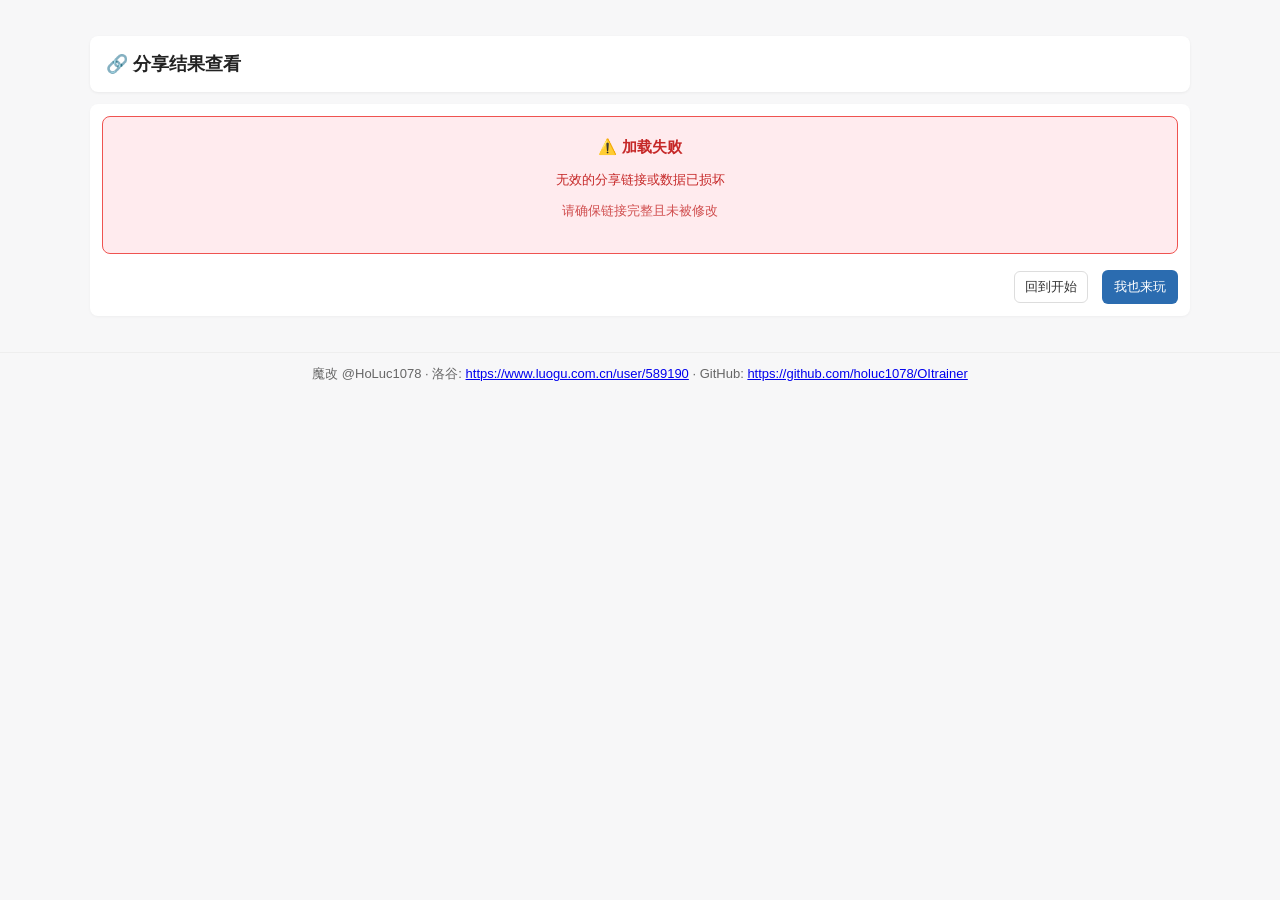
<file: shared.html>
<!doctype html>
<html lang="zh-CN">
<head>
  <meta charset="utf-8" />
  <meta name="viewport" content="width=device-width,initial-scale=1" />
  <title>分享结果查看 — OI 教练模拟器</title>
  <link rel="stylesheet" href="styles.css">
<link rel="stylesheet" href="achievements.css">
  <style>
    .shared-banner {
      background: linear-gradient(135deg, #667eea 0%, #764ba2 100%);
      color: white;
      padding: 16px;
      border-radius: 8px;
      margin-bottom: 16px;
      text-align: center;
    }
    
    .shared-banner h2 {
      margin: 0 0 8px 0;
      font-size: 24px;
    }
    
    .shared-banner p {
      margin: 0;
      opacity: 0.9;
      font-size: 14px;
    }

    .ending-highlight {
      color: #1976d2;
      text-shadow: 1px 1px 2px rgba(0,0,0,0.1);
    }
    
    .ending-animate {
      animation: pulse 2s ease-in-out;
    }
    
    @keyframes pulse {
      0%, 100% { transform: scale(1); opacity: 1; }
      50% { transform: scale(1.05); opacity: 0.8; }
    }
    
    #shared-summary h4 {
      margin: 0 0 8px 0;
      color: #333;
      font-size: 16px;
    }
    
    #shared-summary table {
      box-shadow: 0 1px 3px rgba(0,0,0,0.1);
    }
    
    #shared-summary table th {
      background: #f5f5f5 !important;
    }

    .error-message {
      background: #ffebee;
      color: #c62828;
      padding: 20px;
      border-radius: 8px;
      text-align: center;
      border: 1px solid #ef5350;
    }

    .error-message h3 {
      margin: 0 0 12px 0;
    }
  </style>
  <!-- Cloudflare Web Analytics loader (conditional: only load if page load time <= 2s) -->
  <script>
    (function(){
      function injectCF(){
        var s = document.createElement('script');
        s.defer = true;
        s.src = 'https://static.cloudflareinsights.com/beacon.min.js';
        s.setAttribute('data-cf-beacon', '{"token": "cd3db41765ea4c17be0930b3f94e3c3a"}');
        document.head.appendChild(s);
      }
      function shouldLoad(){
        try{
          var start = (performance.timing && performance.timing.navigationStart) || 0;
          var elapsed = performance.now ? performance.now() : (Date.now() - start);
          return elapsed <= 2000;
        }catch(e){ return false; }
      }
      document.addEventListener('DOMContentLoaded', function(){ if(shouldLoad()) injectCF(); });
    })();
  </script>
</head>
<body>
<div class="container">
  <header>
    <h1>🔗 分享结果查看</h1>
  </header>
  
  <div id="shared-banner" class="shared-banner" style="display:none;">
    <h2>👀 查看他人的游戏结果</h2>
    <p>以下是分享者的游戏结算数据</p>
  </div>

  <div class="panel" id="shared-panel">
    <div id="shared-summary" class="small muted">正在加载分享数据……</div>
    <div class="modal-actions" style="margin-top:16px">
      <button class="btn btn-ghost" id="shared-back">回到开始</button>
      <button class="btn" id="shared-play">我也来玩</button>
    </div>
  </div>
</div>

<script src="lib/climate.js"></script>
<script src="lib/facilities.js"></script>
<script src="lib/provinces.js"></script>
<script src="lib/constants.js"></script>
<script src="lib/countries.js"></script>
<script src="lib/utils.js"></script>
<script src="lib/models.js"></script>
<script src="lib/talent.js"></script>
<script src="lib/achievements.js"></script>
<script src="lib/share.js"></script>
<script src="game.js"></script>
<script src="render.js"></script>
<script src="debug.js"></script>
<script>
  // 页面加载后立即解析分享数据
  document.addEventListener('DOMContentLoaded', function() {
    renderSharedSummary();
  });

  document.getElementById('shared-back').onclick = () => { 
    window.location.href = 'start.html'; 
  };
  
  document.getElementById('shared-play').onclick = () => { 
    window.location.href = 'start.html'; 
  };

  /**
   * 渲染分享的结算数据
   */
  function renderSharedSummary() {
    const el = document.getElementById('shared-summary');
    const banner = document.getElementById('shared-banner');
    
    if (!el) return;

    try {
      // 使用 ShareManager 解析URL中的数据
      const sharedData = ShareManager.parseSharedData();
      
      if (!sharedData || !sharedData.gameState) {
        throw new Error('无效的分享链接或数据已损坏');
      }

      // 显示横幅
      if (banner) banner.style.display = 'block';

      const o = sharedData.gameState;
      
      // 基本信息
      const active = (o.students || []).filter(s => s && s.active !== false).length;
      const initial = o.initial_students || (o.students ? o.students.length : 0);
      const rep = o.reputation || 0;
      const budget = o.budget || 0;
      const totalExpenses = o.totalExpenses || 0;
      const week = o.week || 0;
      const difficulty = o.difficulty || 2; // 默认为普通难度
      const seedText = (o.dailyChallengeSeed || o.randomSeed) ? String(o.dailyChallengeSeed || o.randomSeed) : '';
      const achCount = Array.isArray(o.achievements) ? o.achievements.length : 0;
      
      // 难度文本和颜色映射
      const difficultyMap = {
        1: { text: '简单', color: '#4caf50', emoji: '🟢' },
        2: { text: '普通', color: '#2196f3', emoji: '🔵' },
        3: { text: '专家', color: '#f44336', emoji: '🔴' }
      };
      const diffInfo = difficultyMap[difficulty] || difficultyMap[2];
      
      // 计算平均压力
      let avgP = 0;
      if (o.students && o.students.length > 0) {
        avgP = Math.round(o.students.filter(s => s && s.active !== false).reduce((a, s) => a + (s.pressure || 0), 0) / Math.max(1, active));
      }
      
      // 规范化结束原因
      const endingReason = typeof normalizeEndingReason === 'function' 
        ? normalizeEndingReason(o.endingReason || '赛季结束')
        : (o.endingReason || '赛季结束');
      
      // 构建学生详细信息
      let studentsHtml = '';
      if (o.students && o.students.length > 0) {
        studentsHtml += `<div style="margin-top:12px"><h4>👥 学生详细信息</h4></div>`;
        studentsHtml += `<div style="max-height:260px;overflow:auto;border:1px solid #ddd;border-radius:4px;padding:8px;background:#fafafa">`;
        
        for (let s of o.students) {
          const isActive = (s && s.active !== false);
          const pressureLevel = (s && typeof s.pressure === 'number') ? (s.pressure < 35 ? '低' : s.pressure < 65 ? '中' : '高') : '—';
          const pressureClass = (s && typeof s.pressure === 'number') ? (s.pressure < 35 ? 'pressure-low' : s.pressure < 65 ? 'pressure-mid' : 'pressure-high') : '';
          const thinkingVal = Number(s.thinking || 0);
          const codingVal = Number(s.coding || 0);
          const mentalVal = Number(s.mental || 0);
          const thinkGrade = typeof getLetterGradeAbility === 'function' ? getLetterGradeAbility(Math.floor(thinkingVal)) : Math.floor(thinkingVal);
          const codeGrade = typeof getLetterGradeAbility === 'function' ? getLetterGradeAbility(Math.floor(codingVal)) : Math.floor(codingVal);
          const mentalRounded = Math.round(mentalVal || 0);
          
          // 知识各维度
          const k_ds = typeof getLetterGrade === 'function' ? getLetterGrade(Math.floor(Number(s.knowledge_ds || 0))) : Math.floor(Number(s.knowledge_ds || 0));
          const k_graph = typeof getLetterGrade === 'function' ? getLetterGrade(Math.floor(Number(s.knowledge_graph || 0))) : Math.floor(Number(s.knowledge_graph || 0));
          const k_str = typeof getLetterGrade === 'function' ? getLetterGrade(Math.floor(Number(s.knowledge_string || 0))) : Math.floor(Number(s.knowledge_string || 0));
          const k_math = typeof getLetterGrade === 'function' ? getLetterGrade(Math.floor(Number(s.knowledge_math || 0))) : Math.floor(Number(s.knowledge_math || 0));
          const k_dp = typeof getLetterGrade === 'function' ? getLetterGrade(Math.floor(Number(s.knowledge_dp || 0))) : Math.floor(Number(s.knowledge_dp || 0));
          
          // 天赋显示
          let talentsHtml = '';
          try {
            if (s.talents && Array.isArray(s.talents)) {
              talentsHtml = s.talents.map(tn => {
                const info = (window.TalentManager && typeof window.TalentManager.getTalentInfo === 'function') 
                  ? window.TalentManager.getTalentInfo(tn) 
                  : { name: tn, description: '', color: '#2b6cb0' };
                return `<span class="talent-tag" data-talent="${tn}" style="background-color:${info.color}20;color:${info.color};border-color:${info.color}40;margin-right:6px;">${tn}<span class="talent-tooltip">${info.description || ''}</span></span>`;
              }).join('');
            }
          } catch (e) { 
            talentsHtml = ''; 
          }

          studentsHtml += `<div class="student-box" style="margin-bottom:8px;padding:8px;background:white;border-radius:6px;border:1px solid #eee">
            <div style="display:flex;justify-content:space-between;align-items:center">
              <div><strong>${s.name}</strong> ${isActive ? '' : '<span class="warn">[退队]</span>'} <span class="label-pill ${pressureClass}" style="margin-left:8px">压力:${pressureLevel}</span></div>
              <div style="font-size:12px;color:#666">心理:${mentalRounded}</div>
            </div>
            <div class="compact small" style="margin-top:6px">
              能力: 思维:${thinkGrade} 编码:${codeGrade}
              <div style="margin-top:6px">知识: <span class="knowledge-badges">
                <span class="kb" title="数据结构: ${Math.floor(Number(s.knowledge_ds || 0))}">数据结构${k_ds}</span>
                <span class="kb" title="图论: ${Math.floor(Number(s.knowledge_graph || 0))}">图论${k_graph}</span>
                <span class="kb" title="字符串: ${Math.floor(Number(s.knowledge_string || 0))}">字符串${k_str}</span>
                <span class="kb" title="数学: ${Math.floor(Number(s.knowledge_math || 0))}">数学${k_math}</span>
                <span class="kb" title="动态规划: ${Math.floor(Number(s.knowledge_dp || 0))}">动态规划${k_dp}</span>
              </span></div>
            </div>
            ${talentsHtml ? `<div class="student-talents" style="margin-top:8px">${talentsHtml}</div>` : ''}
          </div>`;
        }
        studentsHtml += `</div>`;
      }
      
      // 构建比赛生涯记录
      let careerHtml = '';
      const career = o.careerCompetitions;
      if (career && Array.isArray(career) && career.length > 0) {
        careerHtml += `<div style="margin-top:12px"><h4>📊 比赛生涯记录</h4></div>`;
        careerHtml += `<div style="margin-top:8px;max-height:300px;overflow:auto;border:1px solid #ddd;border-radius:4px;padding:8px;background:#fafafa">`;
        
        for (let rec of career) {
          const passedCount = rec.passedCount || 0;
          const totalStudents = rec.totalStudents || 0;
          const passRate = totalStudents > 0 ? ((passedCount / totalStudents) * 100).toFixed(0) : '0';
          
          careerHtml += `<div style="margin-bottom:12px;padding:8px;background:white;border-radius:4px;border-left:3px solid #4a90e2">`;
          careerHtml += `<div style="font-weight:bold;margin-bottom:4px">第 ${rec.week} 周 - ${rec.name}</div>`;
          careerHtml += `<div style="font-size:13px;color:#666;margin-bottom:6px">晋级：${passedCount}/${totalStudents} 人 (${passRate}%)</div>`;
          
          if (rec.entries && rec.entries.length > 0) {
            careerHtml += `<table style="width:100%;font-size:12px;border-collapse:collapse">`;
            careerHtml += `<thead><tr style="background:#f0f0f0">
              <th style="padding:4px;text-align:left">学生</th>
              <th style="padding:4px;text-align:center">排名</th>
              <th style="padding:4px;text-align:center">分数</th>
              <th style="padding:4px;text-align:left">结果</th>
            </tr></thead><tbody>`;
            
            for (let e of rec.entries) {
              const rankText = e.rank ? `#${e.rank}` : (e.eligible === false ? '-' : '—');
              const scoreText = (e.total != null && e.total !== undefined) ? (e.total.toFixed ? e.total.toFixed(1) : e.total) : 
                               (e.score != null && e.score !== undefined) ? (e.score.toFixed ? e.score.toFixed(1) : e.score) : '—';
              const passedIcon = e.passed ? '✓' : (e.eligible === false ? '' : '✗');
              const passedStyle = e.passed ? 'color:green;font-weight:bold' : (e.eligible === false ? 'color:#999' : 'color:#d32f2f');
              let remarkText = e.remark || '';
              if (!remarkText) {
                if (e.eligible === false) remarkText = '未参加';
                else if (e.passed) remarkText = '晋级';
                else if (e.medal) remarkText = e.medal === 'gold' ? '金牌' : e.medal === 'silver' ? '银牌' : e.medal === 'bronze' ? '铜牌' : '';
              }
              
              careerHtml += `<tr style="border-bottom:1px solid #eee">`;
              careerHtml += `<td style="padding:4px">${e.name}</td>`;
              careerHtml += `<td style="padding:4px;text-align:center">${rankText}</td>`;
              careerHtml += `<td style="padding:4px;text-align:center">${scoreText}</td>`;
              careerHtml += `<td style="padding:4px;${passedStyle}">${passedIcon} ${remarkText}</td>`;
              careerHtml += `</tr>`;
            }
            
            careerHtml += `</tbody></table>`;
          }
          careerHtml += `</div>`;
        }
        
        careerHtml += `</div>`;
      } else {
        careerHtml += `<div class="small muted" style="margin-top:8px">未记录到比赛生涯数据</div>`;
      }

      // 构建时间轴进度条
      let timelineHtml = '';
      if (week > 0) {
        timelineHtml += `<div style="margin-top:12px"><h4>📅 时间轴进度</h4></div>`;
        timelineHtml += `<div style="margin-top:8px;padding:12px;background:#f9f9f9;border-radius:8px">`;
        
        const competitions = (typeof window !== 'undefined' && Array.isArray(window.competitions) && window.competitions.length > 0)
          ? window.competitions.slice().sort((a, b) => a.week - b.week)
          : [
            { name: 'CSP-S1', week: 6 }, { name: 'CSP-S2', week: 10 }, { name: 'NOIP', week: 14 },
            { name: '省选', week: 18 }, { name: 'NOI', week: 22 }, { name: 'CSP-S1', week: 26 },
            { name: 'CSP-S2', week: 30 }, { name: 'NOIP', week: 34 }, { name: '省选', week: 38 },
            { name: 'NOI', week: 42 }
          ];

        const lastCompWeek = competitions.length ? Math.max(...competitions.map(c => Number(c.week) || 0)) : 0;
        const maxWeeks = Math.max(week, lastCompWeek, typeof SEASON_WEEKS !== 'undefined' ? SEASON_WEEKS : 40);
        const progressPercent = Math.min(100, (week / maxWeeks) * 100);
        
        timelineHtml += `<div style="position:relative;height:20px;background:#e0e0e0;border-radius:10px;margin-bottom:12px">`;
        timelineHtml += `<div style="height:100%;background:linear-gradient(90deg, #4caf50, #2196f3);border-radius:10px;width:${progressPercent}%" title="进度：第${week}周"></div>`;
        timelineHtml += `<div style="position:absolute;top:50%;left:8px;transform:translateY(-50%);color:white;font-size:12px;font-weight:bold">第 ${week} 周</div>`;
        timelineHtml += `</div>`;
        
        timelineHtml += `<div style="position:relative;height:30px">`;
        for (let comp of competitions) {
          const position = (comp.week / maxWeeks) * 100;
          const isPast = comp.week <= week;
          const pinColor = isPast ? '#4caf50' : '#ffc107';
          const pinIcon = isPast ? '✓' : '📍';
          
          timelineHtml += `<div style="position:absolute;left:${position}%;transform:translateX(-50%);top:0">`;
          timelineHtml += `<div style="width:20px;height:20px;background:${pinColor};border-radius:50%;display:flex;align-items:center;justify-content:center;font-size:10px;color:white;border:2px solid white;box-shadow:0 2px 4px rgba(0,0,0,0.2)" title="${comp.name} - 第${comp.week}周">${pinIcon}</div>`;
          timelineHtml += `<div style="position:absolute;top:22px;left:50%;transform:translateX(-50%);font-size:10px;white-space:nowrap;color:#666">${comp.name}</div>`;
          timelineHtml += `</div>`;
        }
        timelineHtml += `</div></div>`;
      }
      
  // 获取开发者工具检测结果（只在有问题时显示）
      let devToolsHtml = '';
      try {
        console.log('[shared.html] o.devTools:', o.devTools);
        const devToolsResult = o.devTools || null;
        console.log('[shared.html] devToolsResult:', devToolsResult);
        
        // 只在检测到问题时才显示警告
        if (devToolsResult && (devToolsResult.detected || devToolsResult.tampered)) {
          console.log('[shared.html] 应该显示警告: detected=' + devToolsResult.detected + ', tampered=' + devToolsResult.tampered);
          const bgColor = devToolsResult.tampered ? '#f8d7da' : '#fff3cd';
          const textColor = devToolsResult.tampered ? '#721c24' : '#856404';
          const borderColor = devToolsResult.tampered ? '#dc3545' : '#ffc107';
          const icon = devToolsResult.tampered ? '⛔' : '⚠️';
          const title = devToolsResult.tampered ? '存档数据异常' : '存档完整性提示';
          const trustText = devToolsResult.tampered ? '(数据异常)' : `(可信度: ${devToolsResult.trustLevel}%)`;
          
          devToolsHtml = `
            <div style="background:${bgColor};color:${textColor};padding:12px;border-radius:8px;margin-top:16px;border:1px solid ${borderColor}">
              <div style="display:flex;align-items:center;justify-content:space-between">
                <div style="font-weight:bold;font-size:14px">${icon} ${title}</div>
                <div style="font-size:12px;opacity:0.8">${trustText}</div>
              </div>
              <div style="font-size:13px;margin-top:6px">${devToolsResult.message || ''}</div>
              ${devToolsResult.detected && devToolsResult.detectionCount > 0 ? `<div style="font-size:12px;margin-top:4px;opacity:0.9">检测次数: ${devToolsResult.detectionCount}</div>` : ''}
            </div>
          `;
          console.log('[shared.html] devToolsHtml 已构建');
        } else {
          console.log('[shared.html] 不显示警告: devToolsResult=', devToolsResult);
        }
      } catch (e) {
        console.error('[shared.html] 获取开发者工具检测结果失败:', e);
      }
      // 计算表现分（如果渲染库中存在该函数）
      const performanceScoreData = typeof calculatePerformanceScore === 'function' ? calculatePerformanceScore(o) : { totalScore: 0, byContest: [] };
      
      // 渲染完整信息
      el.innerHTML = `
        <div style="display:grid;grid-template-columns:1fr 1fr;gap:16px;margin-bottom:16px">
          <div>
            <h4>📈 基本信息</h4>
            <div style="background:#f9f9f9;padding:12px;border-radius:8px">
              <div>游戏难度: <strong style="color:${diffInfo.color}">${diffInfo.emoji} ${diffInfo.text}</strong></div>
              <div>初始人数: <strong>${initial}</strong></div>
              <div>当前在队: <strong>${active}</strong></div>
              <div>平均压力: <strong>${avgP}</strong></div>
              <div>声誉: <strong>${rep}</strong></div>
              <div>进行到第: <strong>${week}</strong> 周</div>
            </div>
          </div>
          <div>
            <h4>💰 财务状况</h4>
            <div style="background:#f9f9f9;padding:12px;border-radius:8px">
              <div>当前金额: <strong>¥${budget.toLocaleString()}</strong></div>
              <div>累计消费: <strong>¥${totalExpenses.toLocaleString()}</strong></div>
              <div>结束原因: <strong>${endingReason}</strong></div>
              ${seedText ? '<div>随机种子: <strong>' + seedText + '</strong></div>' : ''}
              ${achCount ? '<div>隐藏成就: <strong>' + achCount + ' 个</strong></div>' : ''}
            </div>
          </div>
        </div>
        <div style="margin-top:8px">
          <h4> 表现分</h4>
          <div style="background:#f9f9f9;padding:12px;border-radius:8px;max-width:260px">
            <div style="font-size:20px;font-weight:bold;color:#1976d2;margin-bottom:8px">${(performanceScoreData && performanceScoreData.totalScore) ? (performanceScoreData.totalScore.toFixed(2)) : '0.00'}</div>
            <div style="font-size:12px;color:#666">基于比赛成绩计算</div>
          </div>
        </div>
        ${timelineHtml}
        ${devToolsHtml}
        ${studentsHtml}
        ${careerHtml}
        <div id="ending-result" style="margin-top:16px;padding:16px;background:#e3f2fd;border-radius:8px;text-align:center">
          <div style="font-size:18px;font-weight:bold;margin-bottom:8px">最终结局</div>
          <div id="ending-text" class="ending-highlight" style="font-size:24px;font-weight:bold">
            正在计算结局...
          </div>
        </div>
      `;
      
      // 计算并显示最终结局
      setTimeout(() => {
        const finalEnding = typeof calculateFinalEnding === 'function' 
          ? calculateFinalEnding(o, endingReason)
          : '💼 普通结局';
        const endingEl = document.getElementById('ending-text');
        const container = document.getElementById('ending-result');
        const descText = typeof mapEndingToDescription === 'function'
          ? mapEndingToDescription(finalEnding)
          : '';
          
        if (endingEl) {
          endingEl.textContent = finalEnding;
          endingEl.classList.add('ending-animate');
          setTimeout(() => endingEl.classList.remove('ending-animate'), 2500);
        }
        
        if (container && descText) {
          let descEl = document.getElementById('ending-desc');
          if (!descEl) {
            descEl = document.createElement('div');
            descEl.id = 'ending-desc';
            descEl.style.cssText = 'margin-top:8px;color:#0d47a1;font-size:14px;line-height:1.4;';
            descEl.className = 'small muted';
            container.appendChild(descEl);
          }
          descEl.textContent = descText;
        }
      }, 500);
      
    } catch (e) {
      el.innerHTML = `
        <div class="error-message">
          <h3>⚠️ 加载失败</h3>
          <p>${e.message}</p>
          <p style="margin-top:12px;font-size:13px;opacity:0.8;">请确保链接完整且未被修改</p>
        </div>
      `;
      console.error('renderSharedSummary error:', e);
      if (banner) banner.style.display = 'none';
    }
  }
</script>
<footer style="text-align:center;padding:12px 8px;color:#666;font-size:13px;border-top:1px solid #eee;margin-top:18px">
    魔改 @HoLuc1078 · 洛谷: <a href="https://www.luogu.com.cn/user/589190" target="_blank" rel="noopener">https://www.luogu.com.cn/user/589190</a> · GitHub: <a href="https://github.com/holuc1078/OItrainer" target="_blank" rel="noopener">https://github.com/holuc1078/OItrainer</a>
</footer>
  <!-- winter plan injection: center link inside footer (or fixed bottom if no footer) -->
  <script>
    (function(){
      try{
        var cutoff = new Date('2026-03-01T00:00:00Z');
        var now = new Date();
        if(now >= cutoff) return;
        var footer = document.querySelector('footer');
        var linkHtml = '<a href="https://www.luogu.me/article/n4gmkam0" target="_blank" rel="noopener" style="color:#1976d2;text-decoration:none;font-weight:600;padding:6px 10px;border-radius:6px">保留原作者广告位</a>';
        var container;
        if(footer){
          container = footer.querySelector('#winter-plan');
          if(!container){
            container = document.createElement('div');
            container.id = 'winter-plan';
            container.style.marginTop = '8px';
            container.style.fontSize = '13px';
            container.style.color = '#1976d2';
            container.style.textAlign = 'center';
            footer.appendChild(container);
          }
        } else {
          container = document.getElementById('winter-plan');
          if(!container){
            container = document.createElement('div');
            container.id = 'winter-plan';
            container.style.position = 'fixed';
            container.style.left = '0';
            container.style.right = '0';
            container.style.bottom = '8px';
            container.style.textAlign = 'center';
            container.style.fontSize = '13px';
            container.style.zIndex = '9999';
            document.body.appendChild(container);
          }
        }
        container.innerHTML = linkHtml;
      }catch(e){}
    })();
  </script>
</body>
</html>
</file>
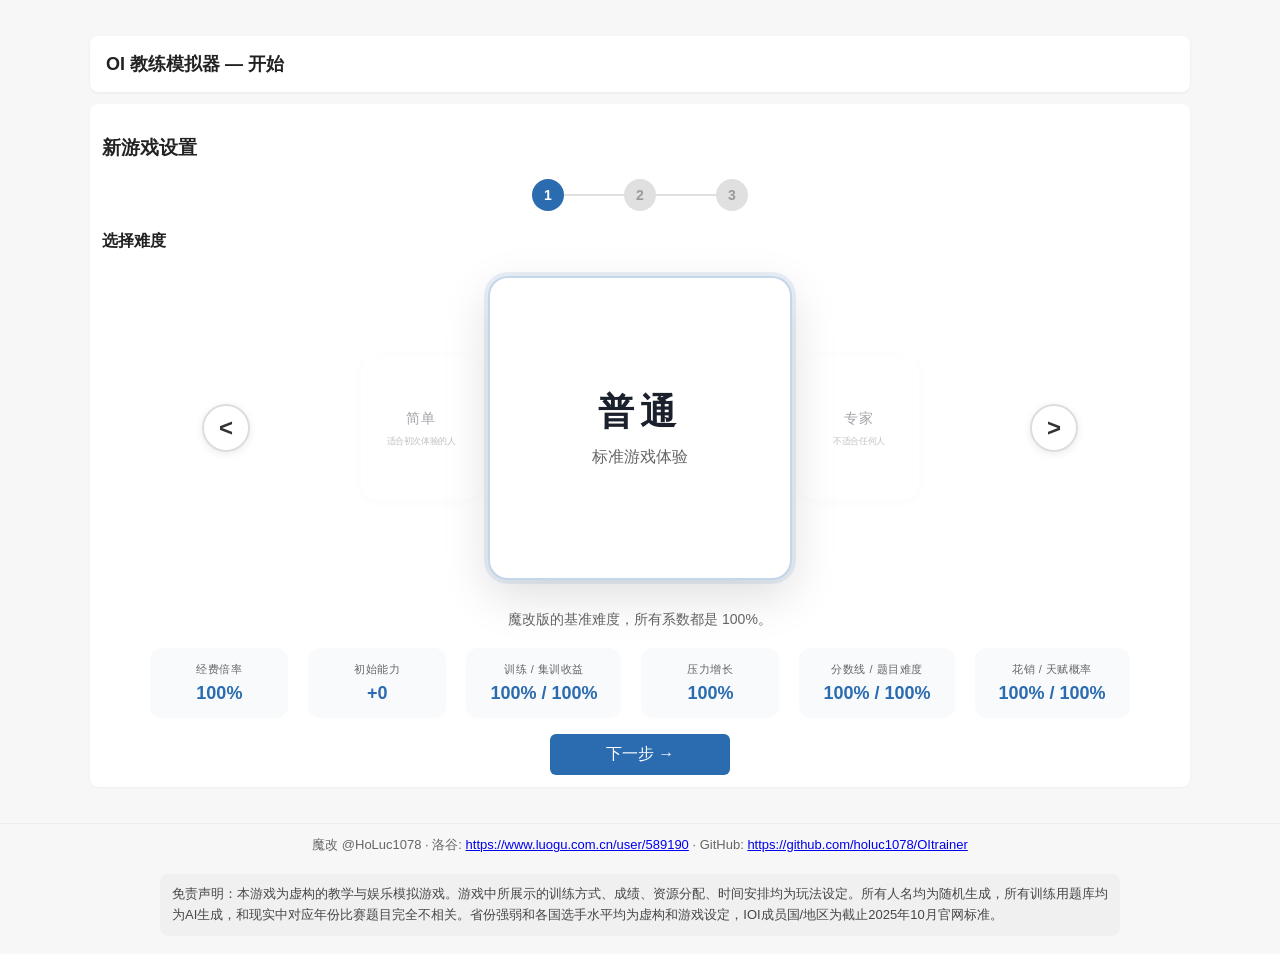
<file: start.html>
<!doctype html>
<html lang="zh-CN">
<head>
  <meta charset="utf-8" />
  <meta name="viewport" content="width=device-width,initial-scale=1" />
  <title>开始 — OI 教练模拟器</title>
  <link rel="stylesheet" href="styles.css">
  <script src="lib/echarts.min.js"></script>
<!-- Clarity tracking removed -->
  <!-- Cloudflare Web Analytics loader (conditional: only load if page load time <= 2s) -->
  <script>
    (function(){
      function injectCF(){
        var s = document.createElement('script');
        s.defer = true;
        s.src = 'https://static.cloudflareinsights.com/beacon.min.js';
        s.setAttribute('data-cf-beacon', '{"token": "cd3db41765ea4c17be0930b3f94e3c3a"}');
        document.head.appendChild(s);
      }
      function shouldLoad(){
        try{
          var start = (performance.timing && performance.timing.navigationStart) || 0;
          var elapsed = performance.now ? performance.now() : (Date.now() - start);
          return elapsed <= 2000;
        }catch(e){ return false; }
      }
      document.addEventListener('DOMContentLoaded', function(){ if(shouldLoad()) injectCF(); });
    })();
  </script>
</head>
<body>
<div class="container">
  <header>
    <h1>OI 教练模拟器 — 开始</h1>
  </header>
  <div class="panel">
    <h3>新游戏设置</h3>
    
    <!-- 步骤指示器 -->
    <div class="step-indicator">
      <span class="step-dot active" id="step-dot-1">1</span><span class="step-line" id="step-line-1"></span>
      <span class="step-dot" id="step-dot-2">2</span><span class="step-line" id="step-line-2"></span>
      <span class="step-dot" id="step-dot-3">3</span>
    </div>

    <!-- 步骤内容区 -->
    <div class="step-body">
      <!-- 第一步：选择难度和模式 -->
      <div class="active" id="step-1">
        <label class="block">选择难度</label>
        <select id="start-diff" style="display:none">
          <option value="1">简单 - 适合初次体验的人</option>
          <option value="2" selected>普通 - 标准游戏体验</option>
          <option value="3">专家 - 适合寻求挑战的人</option>
        </select>
        <div class="diff-carousel-wrapper">
          <button class="carousel-arrow carousel-arrow-left" id="diff-prev" aria-label="上一个难度">&lt;</button>
          <div class="carousel-viewport">
            <div class="carousel-track" id="diff-carousel-track"></div>
          </div>
          <button class="carousel-arrow carousel-arrow-right" id="diff-next" aria-label="下一个难度">&gt;</button>
        </div>
        <div id="diff-detail" class="diff-detail-panel"></div>

        <input type="hidden" id="start-mode" value="simplified" />

        <div class="step-actions">
          <button class="btn" id="step1-next" style="min-width:180px;padding:10px 24px;font-size:16px;">下一步 →</button>
        </div>
      </div>

      <!-- 第二步：选择省份（地图） -->
      <div id="step-2">
        <label class="block">选择省份</label>
        <div class="small muted" style="margin-bottom:6px">不同省份影响初始经费和训练质量。<strong>强省</strong>资源丰富<strong>弱省</strong>具有挑战性。</div>
        <div id="map-container"></div>
        <div id="prov-info-panel">请在地图上点击选择省份</div>
        <div id="prov-detail-panel" class="prov-detail-panel" style="margin-top:8px;padding:10px 14px;background:#f9fafb;border:1px solid #e4e7ed;border-radius:6px;font-size:13px;line-height:1.8;color:#555;display:none;"></div>
        <input type="hidden" id="start-prov" value="1" />

        <div class="step-actions">
          <button class="btn btn-ghost" id="step2-prev">← 上一步</button>
          <button class="btn" id="step2-next" style="min-width:120px;">下一步 →</button>
        </div>
      </div>

      <!-- 第三步：学生人数 / 天赋预览 / 开始 -->
      <div id="step-3">
        <label class="block">学生人数 (3-10)</label>
        <div class="small muted" style="margin-bottom:6px">更多学生意味着更多机遇，也会带来更多的经费开支</div>
        <input id="start-stu" type="number" min="3" max="10" value="5" style="width:120px;font-size:18px;text-align:center;" />

        <!-- 天赋预览（折叠） -->
        <div class="sub-panel collapsible collapsed" id="talent-only-panel" style="margin-top:12px">
          <h4>游戏核心概念</h4>
          <div class="small muted" style="line-height:1.6;margin-bottom:10px">
            <p><strong>目标</strong>：带领学生在两个赛季内冲击NOI金牌，入选国家集训队，进军IOI</p>
            <p><strong>学生属性</strong>：思维、编程、心理三项基础能力 + 五大知识点（数据结构、图论、字符串、数学、DP）</p>
            <p><strong>经费管理</strong>：升级设施、参加集训都需要经费，需合理规划</p>
            <p><strong>压力系统</strong>：高压训练会增加压力，压力过高可能导致退队</p>
            <p><strong>比赛链</strong>：CSP-S1 → CSP-S2 → NOIP → 省选 → NOI，必须通过前一场才能参加下一场</p>
          </div>
  <h4 class="collapsible-head" style="margin-top:16px">天赋预览</h4>
  <div class="small muted" style="margin-bottom:6px">学生在训练中有概率获得天赋，天赋会影响比赛表现和训练效果</div>
          <div id="talent-grid" class="talent-grid"></div>
          <select id="train-talent" style="display:none"></select>
        </div>

        <div class="step-actions">
          <button class="btn btn-ghost" id="step3-prev">← 上一步</button>
          <button class="btn btn-ghost" id="start-help">查看详细帮助</button>
          <button class="btn" id="daily-challenge-btn">今日挑战</button>
          <button class="btn" id="start-button">开始游戏</button>
        </div>
      </div>
    </div><!-- .step-body -->
  </div>
</div>

<script src="lib/chinese-convert.js"></script>
<script src="lib/climate.js"></script>
<script src="events.js"></script>
<script src="lib/facilities.js"></script>
<script src="lib/provinces.js"></script>
<script src="lib/constants.js"></script>
<script src="lib/countries.js"></script>
<script src="lib/utils.js"></script>
<script src="lib/models.js"></script>
<script src="lib/talent.js"></script>
<script src="lib/achievements.js"></script>
<script src="game.js"></script>
<script src="render.js"></script>
<script src="debug.js"></script>
<script>

  // 移除对招生/学前培养状态的维护；仅提供渲染天赋网格的功能
  function renderTalentGrid(){
    const grid = document.getElementById('talent-grid');
    const hiddenSelect = document.getElementById('train-talent');
    if(!grid || !hiddenSelect) return;
    grid.innerHTML = '';
    hiddenSelect.innerHTML = '';
    if(typeof window === 'undefined' || !window.TalentManager) return;
    const talents = window.TalentManager.getRegistered();
    talents.forEach(name => {
      const info = window.TalentManager.getTalentInfo(name) || {};
      // populate hidden select
      const opt = document.createElement('option'); opt.value = name; opt.textContent = name; hiddenSelect.appendChild(opt);

      // create card
      const card = document.createElement('div'); card.className = 'talent-card'; card.dataset.val = name;
      const top = document.createElement('div');
      const dot = document.createElement('span'); dot.className = 'color-dot'; dot.style.background = (info.color || '#2b6cb0');
      const title = document.createElement('span'); title.className = 'title'; title.textContent = name;
      top.appendChild(dot); top.appendChild(title);
      const desc = document.createElement('div'); desc.className = 'desc'; desc.textContent = info.description || '';
      card.appendChild(top); card.appendChild(desc);

      card.addEventListener('click', ()=>{
        // 单选高亮，仅用于展示/选择
        grid.querySelectorAll('.talent-card.selected').forEach(c=>c.classList.remove('selected'));
        card.classList.add('selected');
        hiddenSelect.value = name;
      });

      grid.appendChild(card);
    });
  }

  // 页面加载后渲染天赋列表：优先在 TalentManager 已注册天赋时立即渲染，
  // 否则在 window.load 后再渲染，并提供短轮询作为回退，确保在 registerDefaultTalents 之后渲染。
  function ensureRenderTalentGrid(){
    try{
      if(typeof window !== 'undefined' && window.TalentManager && typeof window.TalentManager.getRegistered === 'function'){
        const reg = window.TalentManager.getRegistered() || [];
        if(reg.length > 0){ renderTalentGrid(); return true; }
      }
    }catch(e){}
    return false;
  }

  if(!ensureRenderTalentGrid()){
    // 在 load 事件后再尝试（script.js 在 window.onload 中会调用 registerDefaultTalents）
    window.addEventListener('load', ()=>{ setTimeout(()=>{ renderTalentGrid(); }, 50); });

    // 作为额外保险，短轮询直到 TalentManager 出现或超时
    let _tg_tries = 0;
    const _tg_interval = setInterval(()=>{
      _tg_tries += 1;
      if(ensureRenderTalentGrid() || _tg_tries > 12) clearInterval(_tg_interval);
    }, 200);
  }

  // ============ 交互式中国地图省份选择 ============
  // ECharts地图名称 -> 游戏省份ID 映射表
  const MAP_NAME_TO_PROVINCE_ID = {
    '北京市': 1, '北京': 1,
    '重庆市': 2, '重庆': 2,
    '湖南省': 3, '湖南': 3,
    '广东省': 4, '广东': 4,
    '四川省': 5, '四川': 5,
    '浙江省': 6, '浙江': 6,
    '上海市': 7, '上海': 7,
    '福建省': 8, '福建': 8,
    '江苏省': 9, '江苏': 9,
    '山东省': 10, '山东': 10,
    '湖北省': 11, '湖北': 11,
    '江西省': 12, '江西': 12,
    '河北省': 13, '河北': 13,
    '香港特别行政区': 14, '香港': 14,
    '陕西省': 15, '陕西': 15,
    '河南省': 16, '河南': 16,
    '安徽省': 17, '安徽': 17,
    '黑龙江省': 18, '黑龙江': 18,
    '广西壮族自治区': 19, '广西': 19,
    '辽宁省': 20, '辽宁': 20,
    '吉林省': 21, '吉林': 21,
    '天津市': 22, '天津': 22,
    '山西省': 23, '山西': 23,
    '贵州省': 24, '贵州': 24,
    '澳门特别行政区': 25, '澳门': 25,
    '新疆维吾尔自治区': 26, '新疆': 26,
    '海南省': 27, '海南': 27,
    '内蒙古自治区': 28, '内蒙古': 28,
    '云南省': 29, '云南': 29,
    '宁夏回族自治区': 30, '宁夏': 30,
    '甘肃省': 31, '甘肃': 31,
    '青海省': 32, '青海': 32,
    '西藏自治区': 33, '西藏': 33
  };

  function initProvinceMap(onReady){
    const mapDom = document.getElementById('map-container');
    const hiddenInput = document.getElementById('start-prov');
    const infoPanel = document.getElementById('prov-info-panel');
    if(!mapDom || !hiddenInput) return;

    const myChart = echarts.init(mapDom);
    if(typeof onReady === 'function') onReady(myChart);
    myChart.showLoading();

    // 渲染地图的核心逻辑（geoJson已加载完成后调用）
    function renderMapWithGeoJson(geoJson){
      myChart.hideLoading();
      echarts.registerMap('china', geoJson);

      var initialProvId = parseInt(hiddenInput.value) || 1;
      var initialMapName = '北京市';
      for(var mapName in MAP_NAME_TO_PROVINCE_ID){
        if(MAP_NAME_TO_PROVINCE_ID.hasOwnProperty(mapName) && MAP_NAME_TO_PROVINCE_ID[mapName] === initialProvId){
          initialMapName = mapName; break;
        }
      }

      var option = {
        tooltip: {
          trigger: 'item',
          formatter: function(params){
            if(params.name === '台湾省' || params.name === '南海诸岛') return params.name + '该区域选手无法参加NOI';
            var pid = MAP_NAME_TO_PROVINCE_ID[params.name];
            if(pid !== undefined && typeof PROVINCES !== 'undefined' && PROVINCES[pid]){
              var p = PROVINCES[pid];
              var adjustedBudget = getAdjustedBudget(p.baseBudget);
              var tip = '<strong>' + params.name + '</strong>（' + p.type + '）<br/>初始经费：¥' + adjustedBudget.toLocaleString();
              if(p.description){
                tip += '<br/><span style="color:#888;font-size:12px;">' + p.description + '</span>';
              }
              if(p.initialFacilities){
                var facNames = {'computer':'计算机','network':'网络','fan':'电扇','ac':'空调','library':'资料库'};
                var facParts = [];
                for(var fk in p.initialFacilities){
                  if(p.initialFacilities.hasOwnProperty(fk) && p.initialFacilities[fk] > 0){
                    facParts.push((facNames[fk]||fk) + ' Lv.' + p.initialFacilities[fk]);
                  }
                }
                if(facParts.length > 0) tip += '<br/>初始设施：' + facParts.join('，');
              }
              return tip;
            }
            return params.name;
          }
        },
        series: [{
          name: '中国地图',
          type: 'map',
          map: 'china',
          roam: true,
          zoom: 1.2,
          selectedMode: 'single',
          label: { show: true, fontSize: 10, color: '#333' },
          itemStyle: { areaColor: '#e0e8f5', borderColor: '#fff', borderWidth: 1 },
          emphasis: { label: { color: '#000' }, itemStyle: { areaColor: '#b5c8ea' } },
          select: { label: { color: '#fff' }, itemStyle: { areaColor: '#409EFF' } },
          data: [{
            name: '台湾省',
            select: { disabled: true },
            itemStyle: { areaColor: '#dcdcdc', color: '#dcdcdc' },
            emphasis: { label: { show: true }, itemStyle: { areaColor: '#dcdcdc' } }
          }, {
            name: '南海诸岛',
            select: { disabled: true },
            itemStyle: { areaColor: '#e0e0e0', color: '#e0e0e0' },
            emphasis: { label: { show: true }, itemStyle: { areaColor: '#e0e0e0' } }
          }]
        }]
      };

      myChart.setOption(option);

      if(initialMapName && MAP_NAME_TO_PROVINCE_ID[initialMapName] !== undefined){
        myChart.dispatchAction({ type: 'select', seriesIndex: 0, name: initialMapName });
        updateProvInfo(initialMapName);
      }

      myChart.on('click', function(params){
        if(params.name === '台湾省' || params.name === '南海诸岛'){
          myChart.dispatchAction({ type: 'unselect', seriesIndex: 0, name: params.name });
          infoPanel.innerHTML = '<span style="color:#E6A23C;">该区域暂不可选</span>';
          var dp = document.getElementById('prov-detail-panel');
          if(dp) dp.style.display = 'none';
          return;
        }
        if(!params.name) return;

        var pid = MAP_NAME_TO_PROVINCE_ID[params.name];
        if(pid !== undefined){
          hiddenInput.value = pid;
          updateProvInfo(params.name);
          handleProvLanguageSwitch(pid);
        } else {
          infoPanel.innerHTML = '<span style="color:#E6A23C;">该区域暂不可选</span>';
          var dp2 = document.getElementById('prov-detail-panel');
          if(dp2) dp2.style.display = 'none';
        }
      });

      window.addEventListener('resize', function(){ myChart.resize(); });
    }

    // 先尝试从CDN加载，失败则回退到本地文件（解决GitHub Pages的CORS问题）
    fetch('https://geo.datav.aliyun.com/areas_v3/bound/100000_full.json')
      .then(function(response){ return response.json(); })
      .then(function(geoJson){ renderMapWithGeoJson(geoJson); })
      .catch(function(cdnError){
        console.warn('CDN地图数据加载失败，尝试本地文件:', cdnError);
        return fetch('assets/china.json')
          .then(function(response){ return response.json(); });
      })
      .then(function(geoJson){
        if(geoJson) renderMapWithGeoJson(geoJson);
      })
      .catch(function(error){
        myChart.hideLoading();
        console.error('地图数据加载失败:', error);
        infoPanel.innerHTML = '<span style="color:#F56C6C;">地图加载失败，请刷新页面重试</span>';
      });

    function updateProvInfo(mapName){
      var pid = MAP_NAME_TO_PROVINCE_ID[mapName];
      var detailPanel = document.getElementById('prov-detail-panel');

      if(pid !== undefined && typeof PROVINCES !== 'undefined' && PROVINCES[pid]){
        var p = PROVINCES[pid];
        var adjustedBudget = getAdjustedBudget(p.baseBudget);
        var tagClass = p.type === '强省' ? 'prov-type-strong' : (p.type === '普通省' ? 'prov-type-normal' : 'prov-type-weak');
        infoPanel.innerHTML = '当前选择：<strong>' + mapName + '</strong><span class="prov-type-tag ' + tagClass + '">' + p.type + '</span> 初始经费：¥' + adjustedBudget.toLocaleString();

        // 构建统一详情面板
        var sections = [];

        // 1) 省份描述
        if(p.description){
          sections.push('<div class="prov-detail-section"><span class="prov-detail-label">简介</span><span class="prov-detail-text">' + p.description + '</span></div>');
        }

        // 2) 气候摘要
        if(typeof getProvinceClimateSummary === 'function'){
          var summary = getProvinceClimateSummary(mapName);
          if(summary){
            var tempParts = [];
            summary.seasons.forEach(function(s){ tempParts.push(summary.seasonLabels[s] + summary.avgTemp[s] + '℃'); });
            var precipParts = [];
            summary.seasons.forEach(function(s){ precipParts.push(summary.seasonLabels[s] + Math.round(summary.precipProb[s]*100) + '%'); });
            var extremeLines = [];
            summary.extremeWeather.forEach(function(ew){
              var lc = ew.level==='高'?'#F56C6C':(ew.level==='中'?'#E6A23C':(ew.level==='低'?'#67C23A':'#999'));
              extremeLines.push('<span style="white-space:nowrap">' + ew.label + '（<span style="color:' + lc + ';font-weight:600">' + ew.level + '</span>）</span>');
            });
            sections.push('<div class="prov-detail-section"><span class="prov-detail-label">气候</span>' +
              '<span>气温：' + tempParts.join(' ') + '；降水概率：' + precipParts.join(' ') + '；极端天气：' + extremeLines.join(' ') + '</span></div>');
          }
        }

        // 3) 初始设施
        var fac = p.initialFacilities;
        if(fac){
          var facNames = {'computer':'计算机','network':'网络','fan':'电扇','ac':'空调','library':'资料库'};
          var facLines = [];
          for(var fk in fac){
            if(fac.hasOwnProperty(fk)){
              var lv = fac[fk];
              facLines.push('<span class="facility-init-item"><span class="facility-init-name">' + (facNames[fk]||fk) + '</span><span class="facility-init-level">Lv.' + lv + '</span></span>');
            }
          }
          if(facLines.length > 0){
            sections.push('<div class="prov-detail-section"><span class="prov-detail-label">初始设施</span>' + facLines.join(' ') + '</div>');
          }
        }

        if(sections.length > 0){
          detailPanel.innerHTML = sections.join('');
          detailPanel.style.display = 'block';
        } else {
          detailPanel.style.display = 'none';
        }
      } else {
        infoPanel.textContent = '请在地图上点击选择省份';
        if(detailPanel) detailPanel.style.display = 'none';
      }
    }

    // 根据当前难度计算调整后的经费
    // 倍率必须与 lib/constants.js 的 DIFFICULTY_BALANCE.budgetMult 保持一致，
    // 否则这一步的预览会和真正开局时的经费对不上。
    var DIFF_BUDGET_MULT = { 1: 1.5, 2: 1.0, 3: 0.42 };
    function getAdjustedBudget(baseBudget){
      var diffEl = document.getElementById('start-diff');
      var diff = diffEl ? parseInt(diffEl.value) : 2;
      var mult = DIFF_BUDGET_MULT[diff];
      if(typeof mult !== 'number') mult = 1.0;
      return Math.floor(baseBudget * mult);
    }

    function handleProvLanguageSwitch(provId){
      if(typeof window === 'undefined' || !window.ChineseConverter) return;
      try{
        if(provId === 14 || provId === 25){
          window.ChineseConverter.setUseTraditionalChinese(true);
          setTimeout(function(){ window.ChineseConverter.convertPageToTraditional(); }, 100);
        } else {
          var wasTraditional = window.ChineseConverter.shouldUseTraditionalChinese();
          if(wasTraditional){
            window.ChineseConverter.setUseTraditionalChinese(false);
            window.location.reload();
          }
        }
      }catch(e){}
    }
  }
  // ============ 地图省份选择 end ============

    // 轮播式难度选择（三卡并排，弹性动画）
    function renderDiffGrid(){
      // 数值与 lib/constants.js 的 DIFFICULTY_BALANCE 一一对应，改那边记得同步这里
      var defs = [
        {v:1, label:'简单', desc:'适合初次体验的人', detail:'钱多一点、起点高一点，玩法节奏和普通档一样。', stats:[
          {k:'经费倍率', v:'150%'}, {k:'初始能力', v:'+20'}, {k:'训练 / 集训收益', v:'100% / 100%'},
          {k:'压力增长', v:'100%'}, {k:'分数线 / 题目难度', v:'100% / 100%'}, {k:'花销 / 天赋概率', v:'100% / 200%'}
        ]},
        {v:2, label:'普通', desc:'标准游戏体验', detail:'魔改版的基准难度，所有系数都是 100%。', stats:[
          {k:'经费倍率', v:'100%'}, {k:'初始能力', v:'+0'}, {k:'训练 / 集训收益', v:'100% / 100%'},
          {k:'压力增长', v:'100%'}, {k:'分数线 / 题目难度', v:'100% / 100%'}, {k:'花销 / 天赋概率', v:'100% / 100%'}
        ]},
        {v:3, label:'专家', desc:'不适合任何人', detail:'全方位的紧：钱少、起点低、练得慢、压力涨得快、分数线还更高。', stats:[
          {k:'经费倍率', v:'42%'}, {k:'初始能力', v:'-24'}, {k:'训练 / 集训收益', v:'88% / 90%'},
          {k:'压力增长', v:'112%'}, {k:'分数线 / 题目难度', v:'105% / 106%'}, {k:'花销 / 天赋概率', v:'108% / 75%'}
        ]}
      ];
      var track = document.getElementById('diff-carousel-track');
      var hidden = document.getElementById('start-diff');
      var detail = document.getElementById('diff-detail');
      if(!track || !hidden) return;

      var currentIndex = 0;
      var initialVal = parseInt(hidden.value) || 2;
      for(var i = 0; i < defs.length; i++){ if(defs[i].v === initialVal){ currentIndex = i; break; } }

      // 构建单张卡片
      function buildCard(def, index){
        var card = document.createElement('div');
        card.className = 'diff-carousel-card';
        card.dataset.index = '' + index;
        var nameEl = document.createElement('div');
        nameEl.className = 'diff-card-name';
        nameEl.textContent = def.label;
        var descEl = document.createElement('div');
        descEl.className = 'diff-card-desc';
        descEl.textContent = def.desc;
        card.appendChild(nameEl);
        card.appendChild(descEl);
        // 点击侧边卡片切换到该难度
        card.addEventListener('click', function(){
          if(parseInt(card.dataset.index) !== currentIndex){
            setActive(parseInt(card.dataset.index));
          }
        });
        return card;
      }

      // 更新详情面板
      function updateDetail(def){
        if(!detail) return;
        detail.classList.remove('diff-detail-visible');
        clearTimeout(detail._fadeTimer);
        detail._fadeTimer = setTimeout(function(){
          var html = '<div class="diff-detail-desc">' + def.detail + '</div>';
          html += '<div class="diff-detail-stats">';
          for(var i = 0; i < def.stats.length; i++){
            var s = def.stats[i];
            html += '<div class="diff-stat-item"><span class="diff-stat-key">' + s.k + '</span><span class="diff-stat-val">' + s.v + '</span></div>';
          }
          html += '</div>';
          detail.innerHTML = html;
          void detail.offsetWidth;
          detail.classList.add('diff-detail-visible');
        }, 160);
      }

      // 设置激活卡片
      function setActive(index){
        if(index < 0 || index >= defs.length) return;
        currentIndex = index;
        var cards = track.querySelectorAll('.diff-carousel-card');
        cards.forEach(function(card){
          var ci = parseInt(card.dataset.index);
          if(ci === index){
            card.classList.add('carousel-active');
          } else {
            card.classList.remove('carousel-active');
          }
        });
        hidden.value = '' + defs[index].v;
        updateDetail(defs[index]);
      }

      // 初始渲染：三张卡片全部生成
      track.innerHTML = '';
      for(var i = 0; i < defs.length; i++){
        var card = buildCard(defs[i], i);
        if(i === currentIndex) card.classList.add('carousel-active');
        track.appendChild(card);
      }
      // 初始详情
      if(detail){
        var d = defs[currentIndex];
        var html = '<div class="diff-detail-desc">' + d.detail + '</div>';
        html += '<div class="diff-detail-stats">';
        for(var i = 0; i < d.stats.length; i++){
          var s = d.stats[i];
          html += '<div class="diff-stat-item"><span class="diff-stat-key">' + s.k + '</span><span class="diff-stat-val">' + s.v + '</span></div>';
        }
        html += '</div>';
        detail.innerHTML = html;
        void detail.offsetWidth;
        detail.classList.add('diff-detail-visible');
      }

      // 箭头按钮
      var prevBtn = document.getElementById('diff-prev');
      var nextBtn = document.getElementById('diff-next');
      if(prevBtn) prevBtn.addEventListener('click', function(){ setActive((currentIndex - 1 + defs.length) % defs.length); });
      if(nextBtn) nextBtn.addEventListener('click', function(){ setActive((currentIndex + 1) % defs.length); });

      // 键盘左右键
      document.addEventListener('keydown', function(e){
        if(e.key === 'ArrowLeft'){ setActive((currentIndex - 1 + defs.length) % defs.length); }
        if(e.key === 'ArrowRight'){ setActive((currentIndex + 1) % defs.length); }
      });
    }

    try{ renderDiffGrid(); }catch(e){ console.error('渲染难度轮播失败', e); }

  // ============ 三步向导导航逻辑 ============
  var currentStep = 1;
  var mapChartInstance = null;
  var mapInitialized = false;

  function goToStep(step){
    // 隐藏所有步骤
    document.querySelectorAll('#step-1, #step-2, #step-3').forEach(function(el){ el.classList.remove('active'); });
    // 显示目标步骤
    var target = document.getElementById('step-' + step);
    if(target) target.classList.add('active');

    // 更新步骤指示器
    ['step-dot-1','step-dot-2','step-dot-3'].forEach(function(id, idx){
      var dot = document.getElementById(id);
      var s = idx + 1;
      if(dot){
        dot.classList.remove('active','done');
        if(s < step) dot.classList.add('done');
        else if(s === step) dot.classList.add('active');
      }
    });
    ['step-line-1','step-line-2'].forEach(function(id, idx){
      var line = document.getElementById(id);
      if(line){
        line.classList.remove('done');
        if(idx + 1 < step) line.classList.add('done');
      }
    });

    currentStep = step;

    // 当进入第二步时，初始化或刷新地图
    if(step === 2){
      if(!mapInitialized){
        initProvinceMap(function(chart){
          mapChartInstance = chart;
          mapInitialized = true;
        });
      } else if(mapChartInstance){
        setTimeout(function(){ mapChartInstance.resize(); }, 50);
      }
    }
  }

  // 第一步：下一步按钮
  document.getElementById('step1-next').addEventListener('click', function(){ goToStep(2); });

  // 第二步：上一步 / 下一步按钮
  document.getElementById('step2-prev').addEventListener('click', function(){ goToStep(1); });
  document.getElementById('step2-next').addEventListener('click', function(){ goToStep(3); });

  // 第三步：上一步按钮
  document.getElementById('step3-prev').addEventListener('click', function(){ goToStep(2); });

  // 开始游戏按钮
  document.getElementById('start-button').addEventListener('click', function(){
    if(typeof startFromStartPage !== 'undefined') startFromStartPage();
  });

  // 查看帮助按钮（移至第三步，但如果其他页面引用则保留）
  var helpBtn = document.getElementById('start-help');
  if(helpBtn) helpBtn.onclick = function(){ window.open('help.html','_blank'); };

  // 今日挑战按钮
  document.getElementById('daily-challenge-btn').addEventListener('click', function(){
    if(typeof getDailyChallengeParams === 'function'){
      var params = getDailyChallengeParams();
      var provinceName = (typeof PROVINCES !== 'undefined' && PROVINCES[params.provinceId]) 
        ? PROVINCES[params.provinceId].name 
        : '未知省份';
      
      if(confirm('📅 今日挑战（' + params.displayDate + '）\n\n省份：' + provinceName + '\n难度：普通\n种子：' + params.seed + '\n\n所有玩家今天都将使用相同的初始条件！\n\n确认开始今日挑战？')){
        try {
          sessionStorage.setItem('oi_game_active_session', 'true');
          sessionStorage.setItem('oi_daily_challenge', 'true');
          sessionStorage.setItem('oi_daily_challenge_date', params.date);
        } catch(e) {
          console.error('无法设置 sessionStorage:', e);
        }
        var url = 'game.html?new=1&daily=1&d=' + params.difficulty + '&p=' + params.provinceId + '&c=5&seed=' + params.seed;
        window.location.href = url;
      }
    } else {
      alert('今日挑战功能加载失败，请刷新页面重试');
    }
  });
  // ============ 三步向导导航 end ============

    // 初始化可折叠面板：默认折叠对点招生与学前培养，点击标题切换
  (function(){
    function togglePanel(panel, expand){
      if(expand){
        panel.classList.remove('collapsed');
        panel.classList.add('expanded');
      } else {
        panel.classList.remove('expanded');
        panel.classList.add('collapsed');
      }
    }

    document.querySelectorAll('.sub-panel.collapsible').forEach(panel => {
      const head = panel.querySelector('.collapsible-head');
      // ensure initial state: keep collapsed if class present
      if(panel.classList.contains('collapsed')){
        togglePanel(panel, false);
      } else {
        togglePanel(panel, true);
      }

      head && head.addEventListener('click', ()=>{
        const isCollapsed = panel.classList.contains('collapsed');
        togglePanel(panel, isCollapsed);

        // 如果展开，尝试渲染面板内的延迟内容（例如天赋网格）
        try{
          if(!isCollapsed){
            // 如果面板包含天赋网格，则渲染
            if(panel.querySelector && panel.querySelector('#talent-grid')){
              if(typeof renderTalentGrid === 'function') renderTalentGrid();
            }
            // 兼容旧的 train-panel 行为
            if(panel.id === 'train-panel'){
              if(typeof populateTalentSelect === 'function') try{ populateTalentSelect(); }catch(e){}
            }
          }
        }catch(e){}
      });
    });
  })();
</script>
<script>
</script>
<footer style="text-align:center;padding:12px 8px;color:#666;font-size:13px;border-top:1px solid #eee;margin-top:18px">
    魔改 @HoLuc1078 · 洛谷: <a href="https://www.luogu.com.cn/user/589190" target="_blank" rel="noopener">https://www.luogu.com.cn/user/589190</a> · GitHub: <a href="https://github.com/holuc1078/OItrainer" target="_blank" rel="noopener">https://github.com/holuc1078/OItrainer</a>
</footer>
  <!-- winter plan injection: center link inside footer (or fixed bottom if no footer) -->
  <script>
    (function(){
      try{
        var cutoff = new Date('2026-03-01T00:00:00Z');
        var now = new Date();
        if(now >= cutoff) return;
        var footer = document.querySelector('footer');
        var linkHtml = '<a href="https://www.luogu.me/article/n4gmkam0" target="_blank" rel="noopener" style="color:#1976d2;text-decoration:none;font-weight:600;padding:6px 10px;border-radius:6px">保留原作者广告位</a>';
        var container;
        if(footer){
          container = footer.querySelector('#winter-plan');
          if(!container){
            container = document.createElement('div');
            container.id = 'winter-plan';
            container.style.marginTop = '8px';
            container.style.fontSize = '13px';
            container.style.color = '#1976d2';
            container.style.textAlign = 'center';
            footer.appendChild(container);
          }
        } else {
          container = document.getElementById('winter-plan');
          if(!container){
            container = document.createElement('div');
            container.id = 'winter-plan';
            container.style.position = 'fixed';
            container.style.left = '0';
            container.style.right = '0';
            container.style.bottom = '8px';
            container.style.textAlign = 'center';
            container.style.fontSize = '13px';
            container.style.zIndex = '9999';
            document.body.appendChild(container);
          }
        }
        container.innerHTML = linkHtml;
      }catch(e){}
    })();
  </script>
  <script>
    // 页面加载时检查是否需要使用繁体中文
    (function(){
      try{
        if(window.ChineseConverter && window.ChineseConverter.shouldUseTraditionalChinese()){
          // 等待DOM完全加载后再转换
          if(document.readyState === 'loading'){
            document.addEventListener('DOMContentLoaded', function(){
              setTimeout(function(){
                window.ChineseConverter.convertPageToTraditional();
              }, 100);
            });
          } else {
            setTimeout(function(){
              window.ChineseConverter.convertPageToTraditional();
            }, 100);
          }
        }
      }catch(e){ 
        console.error('繁体中文转换失败:', e); 
      }
    })();
  </script>
  <div class="disclaimer" role="note" aria-label="免责声明">
    免责声明：本游戏为虚构的教学与娱乐模拟游戏。游戏中所展示的训练方式、成绩、资源分配、时间安排均为玩法设定。所有人名均为随机生成，所有训练用题库均为AI生成，和现实中对应年份比赛题目完全不相关。省份强弱和各国选手水平均为虚构和游戏设定，IOI成员国/地区为截止2025年10月官网标准。
  </div>
</body>
</html>
</file>
<file: styles.css>
:root{--bg:#f7f7f8;--card:#ffffff;--muted:#666;--accent:#2b6cb0}
/* 全局允许横向滚动以避免在极窄视口下布局被强制换行/错位。
   同时保留 .prevent-horizontal-collapse 作为可选类（向后兼容）。 */
html, body {
  overflow-x: auto;
}

.prevent-horizontal-collapse {
  overflow-x: auto;
}

/* 给主容器设置一个保守的最小宽度，防止在极窄视口下组件互相覆盖或换行异常。
  这个值可以根据需要调整（例如 640px 或 720px），这里采用 640px 作为保守起点。 */
.container{min-width:640px}

/* 如果你希望只在窄屏设备上启用滚动，可以在 HTML 上添加 .prevent-horizontal-collapse 类。
  例如： <html class="prevent-horizontal-collapse"> 或 <body class="prevent-horizontal-collapse"> */

body{font-family: "PingFang SC","Microsoft YaHei",Arial,Helvetica,sans-serif;background:var(--bg);margin:0;color:#222}
.container{max-width:1100px;margin:20px auto;padding:16px}
header{background:var(--card);border-radius:8px;padding:16px;box-shadow:0 1px 3px rgba(0,0,0,.06);display:flex;align-items:center;justify-content:space-between;gap:12px}
header h1{margin:0;font-size:18px}
.topline{display:flex;gap:12px;align-items:center;flex-wrap:wrap}
.topline .small{white-space:nowrap}
.topline #header-weather, .topline #header-next-competition{opacity:0.95}
/* 经费低于阈值时的高亮样式 */
.low-funds{ color: #c53030 !important; background: linear-gradient(90deg, rgba(229,62,62,0.04), rgba(255,255,255,0)); padding: 4px 8px; border-radius:6px; font-weight:800 }
.panel{background:var(--card);border-radius:8px;padding:12px;margin-top:12px;box-shadow:0 1px 3px rgba(0,0,0,.04)}
.row{display:flex;gap:12px;flex-wrap:wrap}
.col{flex:1;min-width:240px}
.small{font-size:13px;color:var(--muted)}
.btn{background:var(--accent);color:#fff;border:none;padding:8px 12px;border-radius:6px;cursor:pointer;display:inline-block;text-decoration:none}
.btn:disabled{opacity:.5;cursor:not-allowed}
.btn-ghost{background:transparent;border:1px solid #ddd;color:#333;padding:6px 10px;border-radius:6px;cursor:pointer}
ul.list{list-style:none;padding:0;margin:0}
li.item{padding:6px 8px;border-bottom:1px dashed #eee;display:flex;justify-content:space-between;align-items:center}
label.block{display:block;margin:6px 0;font-weight:600}
input[type="number"], select, input[type="text"]{width:100%;padding:6px;border:1px solid #ddd;border-radius:6px}
.muted{color:var(--muted);font-size:13px}
.stat{font-weight:700}
.facility-grid{display:grid;grid-template-columns:repeat(3,1fr);gap:8px}
/* province selection grid */
.prov-grid{display:grid;grid-template-columns:repeat(auto-fit,minmax(90px,1fr));gap:6px;margin-top:4px}
.prov-btn{background:var(--accent);color:#fff;border:none;padding:5px 6px;border-radius:4px;cursor:pointer;display:block;text-align:center;white-space:normal}
.prov-btn.selected{background:#fff;color:var(--accent);border:2px solid rgba(43,108,176,0.18);box-shadow:0 4px 14px rgba(43,108,176,0.06);}
/* option card (used in entertainment modal) */
.option-card{transition:all 180ms ease;border:1px solid #e6e6e6;background:#fff}
.option-card:hover{transform:translateY(-2px);box-shadow:0 4px 10px rgba(0,0,0,0.04)}
.option-card.selected{border-color:var(--accent);background:linear-gradient(180deg, rgba(43,108,176,0.04), rgba(43,108,176,0.02));box-shadow:none;transform:none}
/* theme swatches */
.theme-swatch{display:inline-block;width:16px;height:16px;border-radius:50%;cursor:pointer;margin-left:4px;border:1px solid #ccc;vertical-align:middle}
body.theme-red{--accent:#e53e3e;--bg:#fff5f5;--card:#ffffff;--muted:#666}
body.theme-green{--accent:#38a169;--bg:#f0fff4;--card:#ffffff;--muted:#666}
body.theme-purple{--accent:#805ad5;--bg:#faf5ff;--card:#ffffff;--muted:#666}
.facility{padding:8px;border-radius:6px;border:1px solid #eee;background:#fafafa;text-align:center}
.fac-label{font-weight:700;margin-bottom:6px}
.fac-action{margin-top:8px}
.btn.upgrade{background:#38a169;color:#fff;padding:6px 8px;font-size:13px;border-radius:6px}
.btn.upgrade.ghost{background:transparent;border:1px solid #ddd;color:#333}
.modal{position:fixed;left:0;top:0;right:0;bottom:0;background:rgba(0,0,0,.45);display:flex;align-items:center;justify-content:center;z-index:999}
.dialog{width:820px;max-width:96%;background:#fff;padding:18px;border-radius:10px;max-height:85vh;overflow:auto;position:relative}
.dialog-wide{width:96%;max-width:1100px}
.dialog h3{margin-top:0}
.flex-between{display:flex;justify-content:space-between;align-items:center}
footer{margin-top:16px;text-align:center;color:var(--muted)}
.tag{display:inline-block;padding:4px 8px;border-radius:999px;background:#eef6ff;color:#1b4f8a;font-size:12px;margin-left:6px}
.warn{color:#b45309}
.diff-tag{padding:3px 8px;border-radius:999px;font-weight:700;font-size:12px;margin-left:6px}
/* 颜色按照要求：底色为对应颜色，字体颜色根据可读性调整 */
.diff-beginner{background:#fff0f0;color:#c53030;border:1px solid rgba(197, 48, 48, 0.12)} /* 入门：红色字体 */
.diff-popular-low{background:#fff7f0;color:#d97706;border:1px solid rgba(217,119,6,0.12)} /* 普及-：橙色字体 */
.diff-popular-high{background:#fffbe6;color:#b77900;border:1px solid rgba(183,121,0,0.12)} /* 普及+提高：黄色字体 */
.diff-advanced-low{background:#f0f8ff;color:#2563eb;border:1px solid rgba(37,99,235,0.12)} /* 提高+省选-：蓝色字体 */
.diff-provincial{background:#faf5ff;color:#6b21a8;border:1px solid rgba(107,33,168,0.12)} /* 省选 / NOI-：紫色字体 */
.diff-noi{background:#f5f5f5;color:#0f172a;border:1px solid rgba(15,23,42,0.06)} /* NOI/NOI+/CTSC：黑色字体 */

/* 新增：七色难度语义类（红/橙/黄/绿/蓝/紫/黑） */
.diff-red{background: #fff0f0; color: #c53030; border: 1px solid rgba(197,48,48,0.12)}
.diff-orange{background: #fff7ed; color: #d97706; border: 1px solid rgba(217,119,6,0.12)}
.diff-yellow{background: #fffbe6; color: #b77900; border: 1px solid rgba(183,121,0,0.12)}
.diff-green{background: #f0fff4; color: #2f855a; border: 1px solid rgba(47,133,90,0.12)}
.diff-blue{background: #f0f8ff; color: #2563eb; border: 1px solid rgba(37,99,235,0.12)}
.diff-purple{background: #faf5ff; color: #6b21a8; border: 1px solid rgba(107,33,168,0.12)}
.diff-black{background: #f5f5f5; color: #0f172a; border: 1px solid rgba(15,23,42,0.06)}
.status-row{display:flex;gap:12px;flex-wrap:wrap}
/* ========== 优化后的学生卡片样式（紧凑横条布局） ========== */
.student-box {
  position: relative;
  border: 1px solid #e5e7eb;
  padding: 10px 12px;
  border-radius: 8px;
  background: linear-gradient(135deg, #ffffff 0%, #f9fafb 100%);
  margin-bottom: 8px;
  box-shadow: 0 1px 3px rgba(0,0,0,0.03);
  transition: all 0.2s cubic-bezier(0.4, 0, 0.2, 1);
  display: flex;
  flex-direction: column;
  gap: 8px;
}

.student-box:hover {
  box-shadow: 0 3px 8px rgba(0,0,0,0.08);
  transform: translateY(-1px);
  border-color: #cbd5e0;
}

/* 劝退按钮 - 紧凑设计 */
.evict-btn {
  position: absolute;
  top: 8px;
  right: 8px;
  background: linear-gradient(135deg, #fc8181 0%, #e53e3e 100%);
  color: #fff;
  border: none;
  padding: 3px 8px;
  border-radius: 5px;
  font-size: 10px;
  font-weight: 600;
  cursor: pointer;
  /* 降低显示优先级，确保模态/提示等能覆盖该按钮 */
  z-index: 0;
  box-shadow: 0 1px 3px rgba(229,62,62,0.2);
  transition: all 0.2s ease;
  opacity: 0;
}

.student-box:hover .evict-btn {
  opacity: 1;
}

.evict-btn:hover {
  background: linear-gradient(135deg, #e53e3e 0%, #c53030 100%);
  box-shadow: 0 2px 6px rgba(229,62,62,0.3);
  transform: scale(1.05);
}

.evict-btn:disabled {
  opacity: 0.4;
  cursor: not-allowed;
  transform: none;
}

/* 学生卡片头部 - 紧凑横向布局 */
.student-box .student-header {
  display: flex;
  align-items: center;
  justify-content: space-between;
  gap: 12px;
  padding-right: 50px; /* 为劝退按钮留空间 */
}

.student-box .student-name {
  font-size: 15px;
  font-weight: 700;
  color: #1a202c;
  margin: 0;
  display: flex;
  align-items: center;
  gap: 6px;
  flex-shrink: 0;
}

.student-box .student-status {
  display: flex;
  align-items: center;
  gap: 6px;
  flex-shrink: 0;
}

/* 压力标签 - 紧凑设计 */
.label-pill {
  display: inline-flex;
  align-items: center;
  padding: 3px 8px;
  border-radius: 10px;
  background: #f3f4f6;
  color: #4a5568;
  font-size: 11px;
  font-weight: 600;
  border: 1px solid rgba(0,0,0,0.05);
}

.label-pill.pressure-low {
  background: transparent !important;
  border-color: transparent !important;
  color: #22543d !important; /* 绿色文字 */
  padding: 0 4px !important;
}

.label-pill.pressure-mid {
  background: transparent !important;
  border-color: transparent !important;
  color: #bfa100 !important; /* 黄色文字 */
  padding: 0 4px !important;
}

.label-pill.pressure-high {
  background: transparent !important;
  border-color: transparent !important;
  color: #c62828 !important; /* 红色文字 */
  padding: 0 4px !important;
}

.label-pill.pressure-tendency {
  background: #fff5f5 !important;
  border-color: #feb2b2 !important;
  color: #e53e3e !important; /* 深红色文字 */
  padding: 2px 6px !important;
  font-weight: 700 !important;
}

/* 生病状态警告 */
.warn {
  color: #e53e3e;
  font-weight: 700;
  font-size: 11px;
  background: #fff5f5;
  padding: 2px 6px;
  border-radius: 6px;
  border: 1px solid #feb2b2;
}
.score{font-weight:700}
.compact{font-size:13px}
.stars{color:#d97706}
table{width:100%;border-collapse:collapse}
th,td{padding:6px;border:1px solid #eee;text-align:center}
.label-pill{display:inline-block;padding:0 4px;border-radius:4px;background:transparent;color:#111;font-size:13px}
.label-pill.pressure-low{background:transparent;color:#22543d}
.label-pill.pressure-mid{background:transparent;color:#bfa100}
.label-pill.pressure-high{background:transparent;color:#c62828}
.highlight-next-comp{background: #fffde7; color: #d84315; padding: 2px 6px; border-radius: 5px; font-weight: bold}
.next-panel{margin-top:8px;padding:8px;border-radius:6px}
/* 知识点徽章 - 紧凑横向布局 */
.knowledge-badges {
  display: inline-flex;
  gap: 4px;
  flex-wrap: wrap;
  align-items: center;
  margin: 0;
}

.knowledge-badges .kb {
  display: inline-flex;
  align-items: center;
  min-width: 26px;
  padding: 2px 6px;
  border-radius: 6px;
  background: linear-gradient(135deg, #edf2f7 0%, #e2e8f0 100%);
  color: #2d3748;
  font-weight: 700;
  font-size: 10px;
  text-align: center;
  border: 1px solid #cbd5e0;
  transition: all 0.12s ease;
  cursor: help;
  position: relative;
}

.knowledge-badges .kb:hover {
  background: linear-gradient(135deg, #bee3f8 0%, #90cdf4 100%);
  border-color: #4299e1;
  transform: translateY(-1px);
  box-shadow: 0 2px 6px rgba(66, 153, 225, 0.12);
  z-index: 1;
}

/* 知识点等级颜色 */
.knowledge-badges .kb[data-grade="S"],
.knowledge-badges .kb[data-grade="A"] {
  background: linear-gradient(135deg, #fef3c7 0%, #fde68a 100%);
  border-color: #f59e0b;
  color: #78350f;
}

.knowledge-badges .kb[data-grade="B"],
.knowledge-badges .kb[data-grade="C"] {
  background: linear-gradient(135deg, #dbeafe 0%, #bfdbfe 100%);
  border-color: #60a5fa;
  color: #1e3a8a;
}

.knowledge-badges .kb[data-grade="D"],
.knowledge-badges .kb[data-grade="E"] {
  background: linear-gradient(135deg, #f3f4f6 0%, #e5e7eb 100%);
  border-color: #d1d5db;
  color: #6b7280;
}

.kb-small {
  min-width: 22px;
  padding: 2px 5px;
  font-size: 10px;
}

/* 能力徽章：已使用 .knowledge-badges .kb 的紧凑样式，无需单独定义 */

/* 能力指标分组 - 紧凑横向布局 */
.ability-group {
  display: inline-flex;
  gap: 10px;
  align-items: center;
  padding: 0;
  margin: 0;
}

.ability-item {
  display: inline-flex;
  align-items: center;
  gap: 3px;
  font-size: 12px;
  color: #4a5568;
}

.ability-item .label {
  font-weight: 600;
  color: #2d3748;
}

.ability-item .value {
  font-weight: 700;
  color: #2b6cb0;
  background: #e6f2ff;
  padding: 2px 6px;
  border-radius: 5px;
  border: 1px solid #bee3f8;
}

/* 结局高亮与动画样式 */
.ending-highlight{font-weight:800;color:#d84315;display:inline-block;padding:4px 8px;border-radius:6px}
.ending-animate{animation:endingPulse 1.6s ease-in-out 1;}
@keyframes endingPulse{
	0%{ transform: scale(1); box-shadow: 0 0 0 rgba(216,67,21,0); }
	30%{ transform: scale(1.08); box-shadow: 0 6px 18px rgba(216,67,21,0.12); }
	60%{ transform: scale(0.98); box-shadow: 0 2px 8px rgba(216,67,21,0.06); }
	100%{ transform: scale(1); box-shadow: 0 0 0 rgba(216,67,21,0); }
}

/* Action card vertical list */
.action-cards{display:flex;flex-direction:column;gap:8px;margin-top:8px}
.action-card{background:#fff;border:1px solid #eee;border-radius:8px;padding:10px;cursor:pointer;box-shadow:0 1px 2px rgba(0,0,0,.03);display:flex;flex-direction:column}
.action-card:focus,.action-card:hover{box-shadow:0 4px 10px rgba(0,0,0,.06);outline:none}
.action-card .card-title{font-weight:700;margin-bottom:6px}
.action-card .card-desc{font-size:13px;color:var(--muted)}
.action-card.empty{background:#f9fafb;border:1px dashed #eee;color:var(--muted)}

/* 默认不显示空的预留事件卡片（JS 根据事件存在与否切换显示） */
.action-card.empty { display: none; }
.action-card.event-active{ display:flex; border:2px solid var(--accent); box-shadow:0 4px 12px rgba(43,108,176,0.08); background:var(--card); }
.event-slot{margin-top:8px;padding:6px;background:#fff;border-radius:6px;border:1px solid #eee;font-size:13px}
.event-slot p{margin:0}

/* Make sure smaller save button aligns */
.action-cards > div > .btn-ghost{margin-left:0}

/* 突发事件卡片容器 - iOS风格滚动（去除提示文案与预览，只保留渐变） */
#event-cards-container {
  position: relative;
  max-height: 420px; /* 固定最大高度，约3-3.5个卡片 */
  overflow: hidden;
  margin-top: 12px;
  transition: max-height 0.3s ease;
}

/* 内部滚动包装器：滚动可用但滚动条彻底隐藏（仍支持鼠标/触摸滚动） */
#event-cards-wrapper {
  position: relative;
  overflow-y: auto;
  overflow-x: hidden;
  max-height: 420px;
  padding-bottom: 8px; /* 少量空间避免最后一项被遮挡 */
  scroll-behavior: smooth;
  -ms-overflow-style: none; /* IE/Edge */
  scrollbar-width: none; /* Firefox */
}

/* 完全隐藏 WebKit 浏览器的滚动条视觉 */
#event-cards-wrapper::-webkit-scrollbar { display: none; }

/* 事件卡片基础样式 */
.event-card {
  border: 2px solid var(--accent);
  border-radius: 8px;
  padding: 10px;
  background: var(--card);
  box-shadow: 0 2px 6px rgba(43,108,176,0.06);
  margin-bottom: 8px;
  position: relative;
  transition: all 0.28s cubic-bezier(0.4, 0, 0.2, 1);
}

/* 底部折叠渐变遮罩 - 当有内容溢出时显示（保留），使用纯白色基底以保证与白色背景一致 */
#event-cards-container::after {
  content: '';
  position: absolute;
  bottom: 0;
  left: 0;
  right: 0;
  height: 80px;
  /* 由透明白到纯白的渐变，确保与页面白色背景 (#ffffff) 完全一致 */
  background: linear-gradient(to bottom,
    rgba(255,255,255,0) 0%,
    rgba(255,255,255,0.5) 30%,
    rgba(255,255,255,0.9) 70%,
    rgba(255,255,255,1) 100%);
  pointer-events: none;
  opacity: 0;
  transition: opacity 0.3s ease;
  z-index: 5;
}

/* 当容器可滚动时显示渐变 */
#event-cards-container.has-overflow::after {
  opacity: 1;
}

/* 当滚动到底部时隐藏渐变 */
#event-cards-container.scrolled-to-bottom::after {
  opacity: 0 !important;
}

.event-card h4{margin:0 0 6px 0}
.event-list{max-height:140px;overflow:auto;padding:6px;border-radius:6px;background:linear-gradient(180deg, rgba(0,0,0,0.01), transparent)}
.event-item{padding:6px;border-bottom:1px dashed #eee;font-size:13px}
.event-item:last-child{border-bottom:none}

/* Improved event card text layout: summary + expandable detail */
.event-card .card-title{font-weight:700;margin-bottom:6px}
.event-card .card-desc{font-size:13px;color:var(--muted);display:block;white-space:normal;word-break:break-word;overflow:hidden;text-overflow:ellipsis;max-height:2.6em}
.event-card .card-desc.expanded{max-height:none;overflow:visible}
.event-card .event-detail{margin-top:8px;background:#f8fafc;border:1px solid #eef2f7;padding:8px;border-radius:6px;font-size:13px;white-space:pre-wrap;word-break:break-word;max-height:180px;overflow:auto}
.event-card .more-btn{display:inline-block;margin-top:8px;background:transparent;border:none;color:var(--accent);cursor:pointer;padding:4px 6px;font-size:13px}
.event-card .more-btn:focus{outline:2px solid rgba(43,108,176,0.15)}

/* 标记：需要选择但尚未选择的事件卡片（红色高亮，兼顾可访问性） */
.event-required{border-color:#e53e3e !important; background:linear-gradient(180deg, #fff5f5, #fff9f9) !important; box-shadow:0 4px 12px rgba(229,62,62,0.08) !important}
.event-required .card-title{position:relative}
.event-required .required-tag{display:inline-block;margin-left:8px;padding:2px 6px;border-radius:12px;background:#ffecec;color:#c53030;font-size:12px;font-weight:700;border:1px solid rgba(197,48,48,0.08)}

/* When description is very long, limit the collapsed view to 2 lines (using line-clamp where available) */
.card-desc.clamp {
  display: -webkit-box;
  /* Add both standard and webkit-prefixed properties for broader compatibility */
  line-clamp: 2;
  -webkit-line-clamp: 2;
  -webkit-box-orient: vertical;
  overflow: hidden;
}

/* 事件选项按钮 */
.event-options{display:flex;gap:8px;margin-top:10px;flex-wrap:wrap}
.event-choice-btn{
  padding:6px 14px;
  font-size:13px;
  border:1px solid var(--accent);
  background:linear-gradient(135deg, rgba(43,108,176,0.08), rgba(43,108,176,0.04));
  color:var(--text);
  border-radius:6px;
  cursor:pointer;
  transition:all 0.2s ease;
}
.event-choice-btn:hover{
  background:linear-gradient(135deg, rgba(43,108,176,0.15), rgba(43,108,176,0.08));
  box-shadow:0 2px 6px rgba(43,108,176,0.15);
  transform:translateY(-1px);
}
.event-choice-btn:active{
  transform:translateY(0);
  box-shadow:0 1px 3px rgba(43,108,176,0.1);
}

/* Competition-week mode: only show the '参加比赛' card */
body.comp-week .action-cards .action-card:not(#comp-only-action) {
	display: none;
}

/* Highlighted competition action card */
.comp-highlight{border:2px solid var(--accent);background:linear-gradient(90deg, rgba(43,108,176,0.06), rgba(43,108,176,0.02));box-shadow:0 6px 18px rgba(43,108,176,0.12);}

/* ========== 新比赛系统样式 ========== */
.contest-live-container {
  max-width: 900px;
  margin: 0 auto;
}

.contest-header {
  margin-bottom: 20px;
  padding: 12px;
  background: #f9fafb;
  border-radius: 8px;
}

.time-info {
  font-size: 16px;
}

/* Guidance & emphasis for required selections */
.highlight-required {
  animation: highlightPulse 1.4s ease-in-out 2;
  border: 2px dashed #fda4af !important;
  box-shadow: 0 6px 18px rgba(229,62,62,0.08) !important;
}

@keyframes highlightPulse {
  0% { box-shadow: 0 0 0 rgba(229,62,62,0); transform: translateY(0); }
  30% { box-shadow: 0 10px 30px rgba(229,62,62,0.12); transform: translateY(-3px); }
  60% { box-shadow: 0 4px 12px rgba(229,62,62,0.06); transform: translateY(0); }
  100% { box-shadow: 0 0 0 rgba(229,62,62,0); transform: translateY(0); }
}

/* Shake animation to draw attention */
.shake { animation: shakeIt 0.9s cubic-bezier(.36,.07,.19,.97) both; }
@keyframes shakeIt {
  10%, 90% { transform: translate3d(-1px, 0, 0); }
  20%, 80% { transform: translate3d(2px, 0, 0); }
  30%, 50%, 70% { transform: translate3d(-4px, 0, 0); }
  40%, 60% { transform: translate3d(4px, 0, 0); }
}

/* Stronger selected styles for task cards and intensity buttons */
.task-card.selected { border-color: #3182ce !important; box-shadow: 0 8px 24px rgba(49,130,206,0.12); transform: translateY(-2px); }
.option-btn.selected { background:#dee8ff !important; color:#fff !important; border:2px solid rgba(37,99,235,0.12); box-shadow:0 6px 18px rgba(37,99,235,0.08); }

.progress-bar-container {
  width: 100%;
  height: 20px;
  background: #e5e7eb;
  border-radius: 10px;
  overflow: hidden;
}

.progress-bar {
  height: 100%;
  background: linear-gradient(90deg, #38a169, #48bb78);
  transition: width 0.3s ease;
}

.student-panels {
  display: grid;
  grid-template-columns: repeat(auto-fit, minmax(280px, 1fr));
  gap: 12px;
  margin: 16px 0;
  /* 保证在大量面板重排时容器不会瞬间折叠为0高度导致空白 */
  min-height: 80px;
}

.student-panel {
  background: #fff;
  border: 1px solid #e5e7eb;
  border-radius: 8px;
  padding: 12px;
  box-shadow: 0 1px 3px rgba(0,0,0,0.04);
  position: relative;
  /* transform动画由JS控制 */
  will-change: transform;
  backface-visibility: hidden; /* 提升渲染稳定性 */
}

.student-name {
  font-weight: 700;
  font-size: 15px;
  margin-bottom: 6px;
  color: #1a202c;
}

.student-score {
  font-size: 14px;
  margin-bottom: 4px;
  color: #4a5568;
  transition: all 0.3s ease;
}

.student-score span {
  font-weight: 700;
  color: #2b6cb0;
}

.student-current-problem {
  font-size: 13px;
  margin-bottom: 8px;
  color: #718096;
}

.student-current-problem span {
  font-weight: 600;
  color: #d97706;
}

.problem-grid {
  display: grid;
  grid-template-columns: repeat(auto-fill, minmax(60px, 1fr));
  gap: 6px;
  margin-top: 8px;
}

.problem-item {
  background: #f3f4f6;
  border: 1px solid #d1d5db;
  border-radius: 6px;
  padding: 8px 4px;
  text-align: center;
  transition: all 0.3s ease;
}

.problem-item.unattempted {
  background: #f3f4f6;
  border-color: #d1d5db;
}

.problem-item.partial {
  background: #fef3c7;
  border-color: #fbbf24;
}

.problem-item.solved {
  background: #d1fae5;
  border-color: #34d399;
  font-weight: 700;
}

/* 题目状态更新动画 */
@keyframes problemUpdate {
  0% { 
    transform: scale(1);
  }
  50% { 
    transform: scale(1.15) rotate(2deg);
    box-shadow: 0 4px 12px rgba(52, 211, 153, 0.5);
  }
  100% { 
    transform: scale(1) rotate(0deg);
  }
}

.problem-update-animation {
  animation: problemUpdate 0.6s ease-in-out;
}

.problem-id {
  font-size: 12px;
  font-weight: 600;
  margin-bottom: 2px;
  color: #374151;
}

.problem-score {
  font-size: 13px;
  font-weight: 700;
  color: #1f2937;
}

.contest-controls {
  margin-top: 16px;
  text-align: center;
}

.contest-controls .btn {
  margin: 0 6px;
  min-width: 80px;
}

/* 比赛结果表格 */
.result-table {
  width: 100%;
  margin: 16px 0;
  border-collapse: collapse;
}

.result-table th,
.result-table td {
  padding: 10px;
  border: 1px solid #e5e7eb;
  text-align: left;
}

.result-table th {
  background: #f3f4f6;
  font-weight: 700;
  color: #374151;
}

.result-table td:first-child {
  font-weight: 700;
  color: #3b82f6;
  background: #eff6ff;
}

.result-table td:nth-child(3) {
  font-weight: 700;
  color: #059669;
}

.result-table tbody tr:hover {
  background: #f9fafb;
}

/* Modal actions: repositioned to top-left to minimize mouse travel.
  If modal content provides a .modal-actions block, JS will move it into
  the .modal-action-panel placed at dialog top-left. Buttons are larger
  and have a clear divider for aesthetics. A small guard ensures content
  doesn't overlap the panel. */
.dialog .modal-action-panel{position:absolute;right:14px;top:14px;display:flex;gap:8px;align-items:center;padding:10px;border-radius:10px;background:#fff;border:1px solid rgba(0,0,0,0.06);box-shadow:0 8px 24px rgba(0,0,0,0.08);z-index:3}
.dialog .modal-action-panel::after{content:'';position:absolute;right:100%;top:10px;height:calc(100% - 20px);width:1px;background:linear-gradient(180deg, rgba(0,0,0,0.06), rgba(0,0,0,0.02));transform:translateX(-10px)}
.dialog .modal-action-panel .btn{padding:10px 16px;border-radius:8px;font-size:14px}
.dialog .modal-action-panel .btn.btn-ghost{padding:8px 12px}
.dialog .modal-action-panel .btn + .btn{margin-left:6px}
.dialog .modal-action-guard{height:64px}

/* fallback: keep bottom-based layout if .modal-actions exists outside .dialog */
.modal-actions{display:flex;gap:8px;justify-content:flex-start;align-items:center;margin-top:12px}
.modal-actions .btn{margin:0}
.modal-actions .btn + .btn{margin-left:6px}

/* 天赋标签样式 */
.student-talents {
  display: flex;
  gap: 6px;
  flex-wrap: wrap;
}

.talent-tag {
  position: relative;
  display: inline-block;
  padding: 3px 8px;
  border-radius: 12px;
  font-size: 11px;
  font-weight: 600;
  border: 1px solid;
  cursor: help;
  transition: all 0.2s ease;
}

.talent-tag:hover {
  transform: translateY(-1px);
  box-shadow: 0 2px 8px rgba(0, 0, 0, 0.1);
}

/* 天赋提示框 */
.talent-tooltip {
  visibility: hidden;
  opacity: 0;
  position: absolute;
  bottom: 100%;
  left: 50%;
  transform: translateX(-50%) translateY(-4px);
  margin-bottom: 4px;
  padding: 8px 12px;
  background: #1f2937;
  color: #fff;
  font-size: 12px;
  font-weight: 400;
  border-radius: 6px;
  white-space: nowrap;
  z-index: 1000;
  pointer-events: none;
  transition: opacity 0.2s ease, visibility 0.2s ease, transform 0.2s ease;
  box-shadow: 0 4px 12px rgba(0, 0, 0, 0.15);
}

/* start page sub-panels: unify visual style used for recruitment / pre-training */
.sub-panel{margin-top:16px;padding:12px;border:1px solid #e6e6e6;border-radius:8px;background:linear-gradient(180deg,#ffffff,#fafafa)}
.sub-panel h4{margin:0 0 8px 0}
.sub-panel .section-body{margin-bottom:8px}

/* collapsible panels: when collapsed, hide body and controls but keep header visible */
.sub-panel.collapsible .collapsible-head{cursor:pointer;user-select:none}
.sub-panel.collapsible .collapsible-head::after{content:'\25BC';float:right;transform:rotate(0deg);transition:transform 180ms ease}
.sub-panel.collapsible.expanded .collapsible-head::after{transform:rotate(180deg)}
.sub-panel.collapsible.collapsed .section-body,
.sub-panel.collapsible.collapsed .btn,
.sub-panel.collapsible.collapsed #talent-selection,
.sub-panel.collapsible.collapsed #recruited-list,
.sub-panel.collapsible.collapsed #training-log,
.sub-panel.collapsible.collapsed #talent-grid,
.sub-panel.collapsible.collapsed .talent-grid,
.sub-panel.collapsible.collapsed .talent-card{
  display:none !important;
}
.sub-panel.collapsible.collapsed {padding-bottom:8px}

/* 通用折叠面板样式（用于外出集训等模态框中的折叠面板） */
.collapsible.collapsed .collapsible-content{
  display:none !important;
}
.collapsible .collapsible-head{
  cursor:pointer;
  user-select:none;
}

/* talent selection grid (flat cards instead of select dropdown) */
.talent-grid{display:grid;grid-template-columns:repeat(auto-fill,minmax(140px,1fr));gap:8px;margin-top:8px}
.talent-card{border:1px solid #eee;background:#fff;padding:8px;border-radius:8px;cursor:pointer;display:flex;flex-direction:column;gap:6px;align-items:flex-start;transition:all 150ms ease}
.talent-card .title{font-weight:700;font-size:14px}
.talent-card .desc{font-size:12px;color:var(--muted)}
.talent-card .color-dot{width:12px;height:12px;border-radius:50%;display:inline-block;margin-right:6px;vertical-align:middle;border:1px solid rgba(0,0,0,0.06)}
.talent-card:hover{transform:translateY(-2px);box-shadow:0 4px 12px rgba(0,0,0,0.04)}
.talent-card.selected{border-color:var(--accent);background:linear-gradient(180deg, rgba(43,108,176,0.04), rgba(43,108,176,0.02));box-shadow:none;transform:none}

/* make modal-actions align nicely on start page */
.modal-actions{justify-content:flex-end}

/* 提示框箭头 */
.talent-tooltip::after {
  content: '';
  position: absolute;
  top: 100%;
  left: 50%;
  transform: translateX(-50%);
  border: 5px solid transparent;
  border-top-color: #1f2937;
}

/* 悬停时显示提示框 */
.talent-tag:hover .talent-tooltip {
  visibility: visible;
  opacity: 1;
  transform: translateX(-50%) translateY(-8px);
}

/* 恢复天赋标签颜色由内联样式或天赋定义控制。保留一个非强制性的默认外观（不使用 !important）作为回退。 */
.talent-tag {
  background: #f3f4f6;
  color: #1f2937;
  border-color: rgba(30,41,59,0.06);
  box-shadow: none;
}

/* ========== 学生卡片折叠与交互增强 ========== */
/* 学生卡片折叠功能 */
.student-box .collapse-toggle {
  position: absolute;
  bottom: 8px;
  right: 10px;
  background: transparent;
  border: 1px solid #cbd5e0;
  color: #718096;
  padding: 4px 12px;
  border-radius: 6px;
  font-size: 11px;
  cursor: pointer;
  transition: all 0.2s ease;
  font-weight: 600;
}

.student-box .collapse-toggle:hover {
  background: #edf2f7;
  border-color: #a0aec0;
  color: #2d3748;
}

.student-box.collapsed .student-details {
  display: none;
}

.student-box.collapsed {
  padding-bottom: 12px;
}

/* 添加收起状态的提示 */
.student-box.collapsed::after {
  content: '点击展开详情';
  position: absolute;
  bottom: 8px;
  left: 16px;
  font-size: 11px;
  color: #a0aec0;
  font-style: italic;
}

/* 学生卡片内容区域 */
.student-box .student-details {
  animation: fadeIn 0.3s ease;
}

@keyframes fadeIn {
  from {
    opacity: 0;
    transform: translateY(-5px);
  }
  to {
    opacity: 1;
    transform: translateY(0);
  }
}

/* 分隔线样式 */
.student-divider {
  height: 1px;
  background: linear-gradient(90deg, transparent, #e5e7eb 20%, #e5e7eb 80%, transparent);
  margin: 10px 0;
}

/* 学生卡片信息行 */
.student-info-row {
  display: flex;
  align-items: center;
  gap: 8px;
  margin: 6px 0;
  font-size: 13px;
}

.student-info-row .info-label {
  font-weight: 600;
  color: #4a5568;
  min-width: 60px;
}

.student-info-row .info-value {
  color: #2d3748;
  flex: 1;
}

/* 旧的能力组样式已移除；能力现在作为知识徽章的一部分显示 */

/* 紧凑模式样式优化 */
.compact {
  font-size: 12px;
  line-height: 1.5;
}

/* 学生列表 - 保持垂直堆叠 */
#student-list {
  display: flex;
  flex-direction: column;
  gap: 0;
}

/* === 颜色规则：按等级 & Ux 阶段的语义色 === */
/* 默认中性外观（无等级信息时使用） */
.knowledge-badges .kb,
.kb,
.tag,
.label-pill,
.talent-tag {
  background: #f3f4f6;
  color: #1f2937;
  border-color: rgba(30,41,59,0.06);
  box-shadow: none;
}

/* E -> A -> SSS 色阶（蓝 -> 绿 -> 金）
   支持带 +/- 或多重 S（例如 D+、SS、SSS）匹配 */
.knowledge-badges .kb[data-grade="E"], .kb[data-grade="E"] {
  background: linear-gradient(135deg,#eff6ff 0%, #dbeafe 100%);
  color: #1e3a8a;
  border-color: rgba(37,99,235,0.14);
}
.knowledge-badges .kb[data-grade="E+"], .kb[data-grade="E+"] {
  background: linear-gradient(135deg,#eff6ff 0%, #dbeafe 100%);
  color: #1e3a8a;
  border-color: rgba(37,99,235,0.14);
}
.knowledge-badges .kb[data-grade^="D"], .kb[data-grade^="D"] {
  /* D, D+ 等：偏青绿色 */
  background: linear-gradient(135deg,#e6f9fb 0%, #ccf0ef 100%);
  color: #0f766e;
  border-color: rgba(6,182,212,0.14);
}
.knowledge-badges .kb[data-grade^="D+"], .kb[data-grade^="D+"] {
  /* D, D+ 等：偏青绿色 */
  background: linear-gradient(135deg,#e6f9fb 0%, #ccf0ef 100%);
  color: #0f766e;
  border-color: rgba(6,182,212,0.14);
}
.knowledge-badges .kb[data-grade="C"], .kb[data-grade="C"] {
  background: linear-gradient(135deg,#ecfdf5 0%, #bbf7d0 100%);
  color: #166534;
  border-color: rgba(16,163,127,0.12);
}
.knowledge-badges .kb[data-grade="C+"], .kb[data-grade="C+"] {
  background: linear-gradient(135deg,#ecfdf5 0%, #bbf7d0 100%);
  color: #166534;
  border-color: rgba(16,163,127,0.12);
}
.knowledge-badges .kb[data-grade="B"], .kb[data-grade="B"] {
  background: linear-gradient(135deg,#fff7ed 0%, #ffe7c2 100%);
  color: #92400e;
  border-color: rgba(217,119,6,0.12);
}
.knowledge-badges .kb[data-grade="B+"], .kb[data-grade="B+"] {
  background: linear-gradient(135deg,#fff7ed 0%, #ffe7c2 100%);
  color: #92400e;
  border-color: rgba(217,119,6,0.12);
}
.knowledge-badges .kb[data-grade="A"], .kb[data-grade="A"] {
  background: linear-gradient(135deg,#fffaf0 0%, #fff1cc 100%);
  color: #7c4a02;
  border-color: rgba(183,121,0,0.16);
}
.knowledge-badges .kb[data-grade="A+"], .kb[data-grade="A+"] {
  background: linear-gradient(135deg,#fffaf0 0%, #fff1cc 100%);
  color: #7c4a02;
  border-color: rgba(183,121,0,0.16);
}
.knowledge-badges .kb[data-grade^="S"], .kb[data-grade^="S"] {
  /* S, SS, SSS：金色系 */
  background: linear-gradient(135deg,#fff8e1 0%, #ffefb3 100%);
  color: #6b3e00;
  border-color: rgba(183,121,0,0.18);
}

/* Ux 阶段：以 U 开头的等级使用固定高饱和度浅青色 */
.knowledge-badges .kb[data-grade^="U"], .kb[data-grade^="U"] {
  background: linear-gradient(135deg,#bffcfb 0%, #9ef6f0 100%);
  color: #044e54;
  border-color: rgba(3,166,166,0.18);
}

/* hover 保持轻微上浮，但不使用强烈色彩覆盖 */
.knowledge-badges .kb:hover,
.kb:hover,
.talent-tag:hover,
.tag:hover {
  transform: translateY(-1px);
}

/* 注释掉：这个规则会覆盖难度标签的颜色，导致所有难度标签显示为灰色
.diff-beginner, .diff-popular-low, .diff-popular-high, .diff-advanced-low, .diff-provincial, .diff-noi {
  background: #f3f4f6;
  color: #1f2937;
  border-color: rgba(30,41,59,0.06);
}

/* Disabled action card visual */
.action-card.disabled{
  opacity:0.45;
  pointer-events:none;
  filter:grayscale(40%);
}

/* Highlight pending event briefly */
.highlight-pending{
  box-shadow: 0 0 0 3px rgba(255,200,0,0.18); 
  transition: box-shadow 0.25s ease-in-out;
}
*/

/* 小尺寸徽章紧凑 */

.knowledge-badges .kb, .kb-small { padding: 2px 6px; font-size: 10px; }



/* Default: keep row horizontal and allow horizontal scrolling to prevent wrapping.
   Side panel stays to the right; main panel shrinks but respects its min-width.
*/
.row {
  display: flex !important;
  flex-wrap: nowrap !important;
  overflow-x: auto !important;
  -webkit-overflow-scrolling: touch;
}


/* Very small screens: stack vertically (mobile) */
@media (max-width: 480px) {
  .container { min-width: 0 !important; padding-left: 12px !important; padding-right: 12px !important; }
  .row {
    flex-direction: column !important;
    flex-wrap: wrap !important;
    overflow-x: visible !important;
    gap: 12px !important;
  }
  .row > .col.panel {
    flex: 1 1 100% !important;
    min-width: 0 !important;
    max-width: 100% !important;
    order: unset !important;
  }
  .facility-grid { grid-template-columns: repeat(2, 1fr) !important; }
  header { flex-direction: column !important; align-items: flex-start !important; gap: 8px !important; }
  .topline { gap: 8px !important; }
}

/* 训话输入框样式 */
#coach-speech-input {
  transition: all 0.2s ease;
  background: #fafafa;
}

#coach-speech-input:focus {
  outline: none;
  border-color: var(--accent);
  background: #fff;
  box-shadow: 0 0 0 3px rgba(43, 108, 176, 0.1);
}

#coach-speech-input::placeholder {
  color: #999;
  font-style: italic;
}
/* 保证输入框在各种容器和视口下不出界 */
#coach-speech-input {
  box-sizing: border-box;
  width: 100%;
  max-width: 100%;
}

/* =========== 晋级状态标识样式 =========== */
.qualification-badge {
  display: inline-flex;
  align-items: center;
  padding: 2px 6px;
  border-radius: 4px;
  font-size: 10px;
  font-weight: 600;
  margin-left: 6px;
  vertical-align: middle;
  white-space: nowrap;
  transition: all 0.15s ease;
  opacity: 0.75;
}

.qualification-badge.qualified {
  background: #f0f9f4;
  color: #4a7c59;
  border: 1px solid #d4e8dd;
}

.qualification-badge.qualified:hover {
  opacity: 1;
  background: #e6f4ea;
  border-color: #b8dcc5;
}

.qualification-badge.not-qualified {
  background: #fef5f5;
  color: #9a5858;
  border: 1px solid #f0d4d4;
}

.qualification-badge.not-qualified:hover {
  opacity: 1;
  background: #fdeaea;
  border-color: #e8c1c1;
}

/* 外出集训学生卡片中的晋级标识（稍微小一点） */
.student-card .qualification-badge {
  font-size: 9px;
  padding: 1px 5px;
  margin-left: 4px;
}

/* ========== start.html 启动页专属样式 ========== */

/* 免责声明 */
.disclaimer {
  font-size: 13px;
  color: #444;
  margin: 8px 0 18px 0;
  line-height: 1.6;
  text-align: left;
  background: rgba(240,240,240,0.9);
  padding: 10px 12px;
  border-radius: 8px;
  max-width: 960px;
  margin-left: auto;
  margin-right: auto;
  box-sizing: border-box;
  opacity: 0.98;
}

/* 地图容器 */
#map-container {
  width: 100%;
  max-width: 680px;
  height: 520px;
  margin: 10px auto;
  border: 1px solid #e0e0e0;
  background-color: #fafbfc;
  box-shadow: 0 2px 8px rgba(0,0,0,0.06);
  border-radius: 8px;
  cursor: pointer;
}
#prov-info-panel {
  text-align: center;
  margin-top: 4px;
  font-size: 14px;
  color: #666;
  min-height: 22px;
}
#prov-info-panel .prov-type-tag {
  display: inline-block;
  margin-left: 8px;
  padding: 2px 8px;
  border-radius: 10px;
  font-size: 12px;
  font-weight: 600;
}
.prov-type-strong { background: #e8f5e9; color: #2e7d32; }
.prov-type-normal { background: #fff3e0; color: #e65100; }
.prov-type-weak   { background: #fce4ec; color: #c62828; }

/* 省份选择页统一详情面板 */
.prov-detail-panel {
  transition: opacity 0.2s ease;
}
.prov-detail-section {
  margin-bottom: 6px;
  display: flex;
  flex-wrap: wrap;
  align-items: baseline;
  gap: 6px;
}
.prov-detail-section:last-child {
  margin-bottom: 0;
}
.prov-detail-label {
  display: inline-block;
  min-width: 56px;
  font-weight: 600;
  color: #374151;
  font-size: 13px;
  flex-shrink: 0;
}
.prov-detail-text {
  color: #555;
  line-height: 1.7;
}
.facility-init-item {
  display: inline-block;
  margin: 1px 3px;
  padding: 1px 7px;
  background: #fff;
  border: 1px solid #d1d5db;
  border-radius: 4px;
  font-size: 12px;
  white-space: nowrap;
}
.facility-init-name {
  color: #374151;
  font-weight: 500;
}
.facility-init-level {
  color: #6b7280;
  margin-left: 3px;
}

/* 三步向导 */
.step-indicator {
  display: flex;
  align-items: center;
  justify-content: center;
  gap: 0;
  margin-bottom: 20px;
}
.step-dot {
  width: 32px; height: 32px;
  border-radius: 50%;
  display: flex; align-items: center; justify-content: center;
  font-size: 14px; font-weight: 700;
  background: #e0e0e0; color: #999;
  transition: all 0.3s;
}
.step-dot.active { background: var(--accent); color: #fff; }
.step-dot.done   { background: #67c23a; color: #fff; }
.step-line {
  width: 60px; height: 2px;
  background: #e0e0e0;
  transition: background 0.3s;
}
.step-line.done { background: #67c23a; }
.step-body { min-height: 520px; }
.step-body > div { display: none; }
.step-body > div.active { display: block; }
.step-actions {
  display: flex;
  justify-content: center;
  gap: 12px;
  margin-top: 16px;
}

/* ========== 难度轮播（三卡并排展示） ========== */
.diff-carousel-wrapper {
  display: flex;
  align-items: center;
  justify-content: center;
  gap: 0;
  margin: 16px 0 20px;
  user-select: none;
  width: 100%;
  position: relative;
}

/* 轮播视口：承载三张卡片，不裁剪溢出 */
.carousel-viewport {
  flex: 1;
  max-width: 780px;
  height: 320px;
  overflow: visible;
  position: relative;
}

/* 轨道：flex 并排三张卡片，居中对齐 */
.carousel-track {
  display: flex;
  align-items: center;
  justify-content: center;
  gap: 0;
  width: 100%;
  height: 100%;
  position: relative;
}

/* ===== 设施平铺卡片 ===== */
.facility-flat-grid {
  display: grid;
  grid-template-columns: repeat(auto-fill, minmax(220px, 1fr));
  gap: 14px;
  max-height: 55vh;
  overflow: auto;
  padding: 4px;
}

.facility-flat-grid::-webkit-scrollbar {
  width: 6px;
}
.facility-flat-grid::-webkit-scrollbar-track {
  background: #f1f5f9;
  border-radius: 3px;
}
.facility-flat-grid::-webkit-scrollbar-thumb {
  background: #cbd5e0;
  border-radius: 3px;
}
.facility-flat-grid::-webkit-scrollbar-thumb:hover {
  background: #94a3b8;
}

.facility-flat-card {
  background: #fff;
  border: 1px solid #e5e7eb;
  border-radius: 10px;
  padding: 14px 16px;
  cursor: pointer;
  transition: all 0.2s ease;
  user-select: none;
  box-shadow: 0 1px 2px rgba(0,0,0,0.04);
  display: flex;
  flex-direction: column;
  gap: 6px;
}

.facility-flat-card:hover {
  box-shadow: 0 3px 8px rgba(0,0,0,0.08);
  transform: translateY(-1px);
  border-color: #cbd5e0;
}

/* 已满级卡片 — 与项目绿色语义一致 */
.facility-flat-card.status-built {
  border-color: #e5e7eb;
  background: #fff;
}

/* 可升级/可建造卡片 — 使用主题强调色，与选中卡片风格统一 */
.facility-flat-card.status-available {
  border-color: var(--accent);
  background: linear-gradient(135deg, rgba(43,108,176,0.03) 0%, #ffffff 100%);
}

/* 卡片头部 */
.facility-flat-card-header {
  display: flex;
  align-items: center;
  gap: 8px;
}

.facility-flat-card-icon {
  font-size: 22px;
  line-height: 1;
}

.facility-flat-card-name {
  font-size: 15px;
  font-weight: 700;
  color: #1a202c;
  flex: 1;
}

/* 徽章 — 复用项目 .tag / .label-pill 色系 */
.facility-flat-card-badge {
  font-size: 10px;
  font-weight: 600;
  padding: 2px 8px;
  border-radius: 10px;
}
.facility-flat-card-badge.built {
  background: #eef6ff;
  color: #1b4f8a;
}
.facility-flat-card-badge.available {
  background: #f3f4f6;
  color: #4a5568;
}

.facility-flat-card-level {
  font-size: 12px;
  font-weight: 600;
  color: #4a5568;
}

.facility-flat-card-desc {
  font-size: 11px;
  color: #666;
  line-height: 1.5;
  min-height: 32px;
}

/* MK 进度条 */
.facility-flat-card-mk-bar {
  display: flex;
  gap: 6px;
  flex-wrap: wrap;
}
.facility-flat-card-mk-bar .mk-dot {
  font-size: 10px;
  font-weight: 600;
  padding: 2px 7px;
  border-radius: 6px;
  background: #f3f4f6;
  color: #a0aec0;
  border: 1px solid #e5e7eb;
}
.facility-flat-card-mk-bar .mk-dot.built {
  background: #eef6ff;
  color: #1b4f8a;
  border-color: #bee3f8;
}
.facility-flat-card-mk-bar .mk-dot.next {
  background: #fff;
  color: var(--accent);
  border-color: var(--accent);
}
.facility-flat-card-mk-bar .mk-dot.locked {
  background: #f9fafb;
  color: #cbd5e0;
  border-color: #e5e7eb;
}

/* 升级费用 */
.facility-flat-card-cost {
  font-size: 12px;
  font-weight: 700;
  color: var(--accent);
  text-align: center;
  padding: 6px 10px;
  background: rgba(43,108,176,0.06);
  border-radius: 6px;
  margin-top: 2px;
}
.facility-flat-card-cost.built {
  color: #4a5568;
  background: #f3f4f6;
}
.facility-flat-card-cost.cant-afford {
  color: #e53e3e;
  background: #fff5f5;
}

/* 机房根节点 */
.facility-flat-card.root-node {
  cursor: default;
}
.facility-flat-card.root-node:hover {
  transform: none;
  box-shadow: 0 1px 2px rgba(0,0,0,0.04);
  border-color: #e5e7eb;
}
.facility-flat-card.root-node .facility-flat-card-name {
  color: #2c5282;
}

/* 单张轮播卡片 */
.diff-carousel-card {
  flex: 0 0 auto;
  display: flex;
  flex-direction: column;
  align-items: center;
  justify-content: center;
  border-radius: 20px;
  background: var(--card);
  border: 2px solid transparent;
  box-shadow: 0 2px 16px rgba(0,0,0,0.06);
  cursor: pointer;
  /* 卡片容器：弹性动画 */
  transition: width 0.30s cubic-bezier(0.34, 1.56, 0.64, 1),
              height 0.30s cubic-bezier(0.34, 1.56, 0.64, 1),
              transform 0.30s cubic-bezier(0.34, 1.56, 0.64, 1),
              opacity 0.22s ease,
              box-shadow 0.30s cubic-bezier(0.34, 1.56, 0.64, 1),
              border-color 0.22s ease,
              margin 0.30s cubic-bezier(0.34, 1.56, 0.64, 1),
              z-index 0.30s step-end;
  position: relative;
  /* 默认：侧边卡片 — 缩小、虚化 */
  width: 150px;
  height: 180px;
  opacity: 0.4;
  transform: scale(0.78);
  z-index: 1;
  margin: 0 -14px;
  filter: blur(0px);
}

/* 侧边卡片轻微模糊（非活跃） */
.diff-carousel-card:not(.carousel-active) {
  filter: blur(0.6px);
}

/* 选中/中间卡片 — 放大、高亮、前移 */
.diff-carousel-card.carousel-active {
  width: 300px;
  height: 300px;
  opacity: 1;
  transform: scale(1);
  z-index: 3;
  box-shadow: 0 16px 48px rgba(0,0,0,0.13), 0 0 0 4px rgba(43,108,176,0.10);
  border-color: rgba(43,108,176,0.28);
  margin: 0 4px;
  filter: blur(0);
  cursor: default;
}

/* 难度名称：侧边状态 — 紧凑、轻量 */
.diff-card-name {
  font-size: 18px;
  font-weight: 400;
  color: #1a202c;
  letter-spacing: 1px;
  transition: font-weight 0.08s step-end,
              letter-spacing 0.20s cubic-bezier(0.34, 1.56, 0.64, 1),
              font-size 0.25s cubic-bezier(0.34, 1.56, 0.64, 1),
              opacity 0.15s ease;
  margin-bottom: 8px;
  text-align: center;
}

/* 选中卡片名称：瞬间加粗、字间距弹开 */
.diff-carousel-card.carousel-active .diff-card-name {
  font-weight: 900;
  letter-spacing: 6px;
  font-size: 36px;
  opacity: 1;
}

/* 难度简述：侧边状态 */
.diff-card-desc {
  font-size: 11px;
  color: var(--muted);
  transition: font-size 0.25s cubic-bezier(0.34, 1.56, 0.64, 1),
              opacity 0.15s ease;
  text-align: center;
  max-width: 130px;
  line-height: 1.5;
}

/* 选中卡片简述 */
.diff-carousel-card.carousel-active .diff-card-desc {
  font-size: 16px;
  max-width: 260px;
  opacity: 1;
}

/* 左右箭头按钮 — 更有张力 */
.carousel-arrow {
  width: 48px; height: 48px;
  border-radius: 50%;
  border: 2px solid #ddd;
  background: var(--card);
  color: #333;
  font-size: 24px;
  font-weight: 700;
  cursor: pointer;
  display: flex;
  align-items: center;
  justify-content: center;
  transition: all 0.3s cubic-bezier(0.34, 1.56, 0.64, 1);
  box-shadow: 0 2px 8px rgba(0,0,0,0.08);
  flex-shrink: 0;
  z-index: 4;
  position: relative;
}
.carousel-arrow:hover {
  background: var(--accent);
  color: #fff;
  border-color: var(--accent);
  box-shadow: 0 6px 20px rgba(43,108,176,0.25);
  transform: scale(1.15);
}
.carousel-arrow:active {
  transform: scale(0.9);
}

/* 详情面板：整体淡入+上浮 */
.diff-detail-panel {
  margin-top: 20px;
  text-align: center;
  opacity: 0;
  transform: translateY(10px);
  transition: opacity 0.35s ease, transform 0.35s cubic-bezier(0.34, 1.56, 0.64, 1);
}
.diff-detail-panel.diff-detail-visible {
  opacity: 1;
  transform: translateY(0);
}

/* 详情描述文本 */
.diff-detail-desc {
  font-size: 14px;
  color: var(--muted);
  line-height: 1.7;
  max-width: 480px;
  margin: 0 auto 16px;
  opacity: 0;
  transition: opacity 0.2s ease;
}

/* 属性卡片容器 */
.diff-detail-stats {
  display: flex;
  justify-content: center;
  gap: 20px;
  flex-wrap: wrap;
}

/* 属性卡片 */
.diff-stat-item {
  background: #f8fafc;
  border: 2px solid transparent;
  border-radius: 12px;
  padding: 12px 22px;
  text-align: center;
  min-width: 90px;
  opacity: 0;
  transform: translateY(6px);
  transition: opacity 0.3s ease, transform 0.35s cubic-bezier(0.34, 1.56, 0.64, 1), border-color 0.25s ease, box-shadow 0.25s ease;
}

/* 详情面板可见时，子元素淡入+弹跳 */
.diff-detail-panel.diff-detail-visible .diff-detail-desc,
.diff-detail-panel.diff-detail-visible .diff-stat-item {
  opacity: 1;
  transform: translateY(0);
}

/* 各子元素错开淡入 */
.diff-detail-panel.diff-detail-visible .diff-stat-item:nth-child(1) { transition-delay: 0.06s; }
.diff-detail-panel.diff-detail-visible .diff-stat-item:nth-child(2) { transition-delay: 0.13s; }
.diff-detail-panel.diff-detail-visible .diff-stat-item:nth-child(3) { transition-delay: 0.20s; }

.diff-stat-item:hover {
  border-color: var(--accent);
  box-shadow: 0 4px 16px rgba(43,108,176,0.12);
  transform: translateY(-3px);
}
.diff-stat-key {
  display: block;
  font-size: 11px;
  color: var(--muted);
  margin-bottom: 6px;
  letter-spacing: 0.5px;
}
.diff-stat-val {
  display: block;
  font-size: 18px;
  font-weight: 700;
  color: var(--accent);
}

/* =========== 女队标签 =========== */
.team-tag {
  display: inline-block;
  margin-left: 4px;
  padding: 1px 7px;
  font-size: 11px;
  font-weight: 700;
  line-height: 1.5;
  border-radius: 999px;
  border: 1px solid rgba(236,72,153,0.5);
  background: linear-gradient(120deg, rgba(236,72,153,0.20), rgba(139,92,246,0.20));
  color: #be185d;
  vertical-align: middle;
}
</file>
<file: achievements.css>
/* achievements.css — 成就面板样式（独立成文件，因为 index.html / end.html / shared.html 都要用）
 *
 * 面板结构：
 *   .ach-panel
 *     .ach-head / .ach-sub        标题与跨局累计说明
 *     .ach-tabs > .ach-tab        两栏 Tab（🏅 成就 / ❓ 隐藏成就）
 *     .ach-section                每一栏（内含 .ach-cats / .ach-group-title / .ach-grid）
 *     .ach-foot                   档案说明 + 清空按钮
 * 卡片：.ach-card（外显 .ach-public / 隐藏 .ach-secret，已解锁 .ach-on）
 */

/* =========== 隐藏成就 =========== */
.ach-panel { margin-top: 6px; }
.ach-panel .ach-head { font-size: 15px; font-weight: 700; color: #333; margin-bottom: 2px; }
.ach-grid { display: grid; grid-template-columns: repeat(auto-fill, minmax(210px, 1fr)); gap: 10px; }
.ach-card {
  padding: 10px 12px;
  border-radius: 10px;
  border: 1px dashed #cbd5e1;
  background: #f8fafc;
  color: #64748b;
  transition: .15s;
}
.ach-card .ach-title { font-weight: 700; font-size: 13.5px; margin-bottom: 4px; }
.ach-card .ach-desc { font-size: 12px; line-height: 1.6; }
.ach-card.ach-on {
  border: 1px solid rgba(245,158,11,0.55);
  background: linear-gradient(120deg, rgba(245,158,11,0.16), rgba(236,72,153,0.14));
  color: #92400e;
  box-shadow: 0 2px 10px rgba(245,158,11,0.15);
}

/* 跨局累计说明 + 底部档案区 */
.ach-panel .ach-sub {
  margin: -2px 0 10px;
  font-size: 12px;
  line-height: 1.7;
}
.ach-panel .ach-foot {
  margin-top: 16px;
  padding-top: 10px;
  border-top: 1px dashed #e2e8f0;
  display: flex;
  flex-wrap: wrap;
  align-items: center;
  gap: 10px;
  font-size: 12px;
}
.ach-panel .ach-foot code {
  background: #f1f5f9;
  border-radius: 4px;
  padding: 1px 5px;
  font-size: 11.5px;
  color: #475569;
}
.ach-panel .ach-reset {
  appearance: none;
  border: 1px solid #e5c0c0;
  background: #fff5f5;
  color: #b91c1c;
  font-size: 12px;
  padding: 4px 10px;
  border-radius: 6px;
  cursor: pointer;
  transition: .15s;
}
.ach-panel .ach-reset:hover { background: #fee2e2; border-color: #f0a8a8; }

/* 成就面板的两栏 Tab（🏅 成就 / ❓ 隐藏成就） */
.ach-panel .ach-tabs {
  display: flex;
  gap: 6px;
  margin: 8px 0 12px;
  border-bottom: 1px solid #e5e9f0;
  padding-bottom: 0;
}
.ach-panel .ach-tab {
  appearance: none;
  border: 1px solid #dbe3ec;
  border-bottom: none;
  background: #f1f5f9;
  color: #64748b;
  font-size: 13px;
  font-weight: 600;
  padding: 7px 14px;
  border-radius: 8px 8px 0 0;
  cursor: pointer;
  transition: .15s;
}
.ach-panel .ach-tab:hover { color: #334155; background: #e8eef5; }
.ach-panel .ach-tab.ach-tab-on {
  background: #fff;
  color: #92400e;
  border-color: rgba(245,158,11,0.55);
  box-shadow: 0 -2px 8px rgba(245,158,11,0.10);
  position: relative;
  top: 1px;
}
.ach-panel .ach-tab .ach-tab-num {
  font-weight: 400;
  font-size: 11.5px;
  opacity: 0.75;
  margin-left: 2px;
  font-variant-numeric: tabular-nums;
}
.ach-panel .ach-section { padding-top: 2px; }
.ach-panel .ach-section .ach-hint { margin-bottom: 10px; }

/* 外显成就：锁着也看得见名字，用实线边框区分于隐藏成就 */
.ach-card.ach-public {
  border-style: solid;
  border-color: #dbe3ec;
  background: #fff;
}
.ach-card.ach-public:not(.ach-on) .ach-title { color: #475569; }
.ach-card.ach-public:not(.ach-on) .ach-progress-bar {
  background: linear-gradient(90deg, #93c5fd, #60a5fa);
}
.ach-card.ach-public.ach-on {
  border: 1px solid rgba(59,130,246,0.5);
  background: linear-gradient(120deg, rgba(59,130,246,0.14), rgba(16,185,129,0.12));
  color: #1e40af;
}
.ach-card.ach-public.ach-on .ach-title { color: #1e40af; }

/* 成就分类总览（一行小胶囊） */
.ach-panel .ach-cats {
  display: flex;
  flex-wrap: wrap;
  gap: 6px;
  margin-bottom: 12px;
}
.ach-panel .ach-cat-chip {
  font-size: 11.5px;
  padding: 3px 9px;
  border-radius: 999px;
  border: 1px solid #dbe3ec;
  background: #f1f5f9;
  color: #475569;
  white-space: nowrap;
}
.ach-panel .ach-cat-chip.ach-cat-done {
  border-color: rgba(245,158,11,0.6);
  background: linear-gradient(120deg, rgba(245,158,11,0.20), rgba(236,72,153,0.18));
  color: #92400e;
  font-weight: 600;
}

/* 分类标题 */
.ach-panel .ach-group-title {
  font-size: 13px;
  font-weight: 700;
  color: #334155;
  margin: 14px 0 8px;
  padding-left: 8px;
  border-left: 3px solid rgba(245,158,11,0.7);
}
.ach-panel .ach-group-title .muted { font-weight: 400; }

/* 未解锁成就的进度条 */
.ach-card .ach-progress {
  margin-top: 8px;
  height: 5px;
  border-radius: 999px;
  background: #e2e8f0;
  overflow: hidden;
}
.ach-card .ach-progress-bar {
  height: 100%;
  border-radius: 999px;
  background: linear-gradient(90deg, #94a3b8, #64748b);
  transition: width .25s ease;
}
.ach-card .ach-progress-text {
  margin-top: 3px;
  font-size: 11px;
  text-align: right;
  color: #94a3b8;
  font-variant-numeric: tabular-nums;
}
</file>
